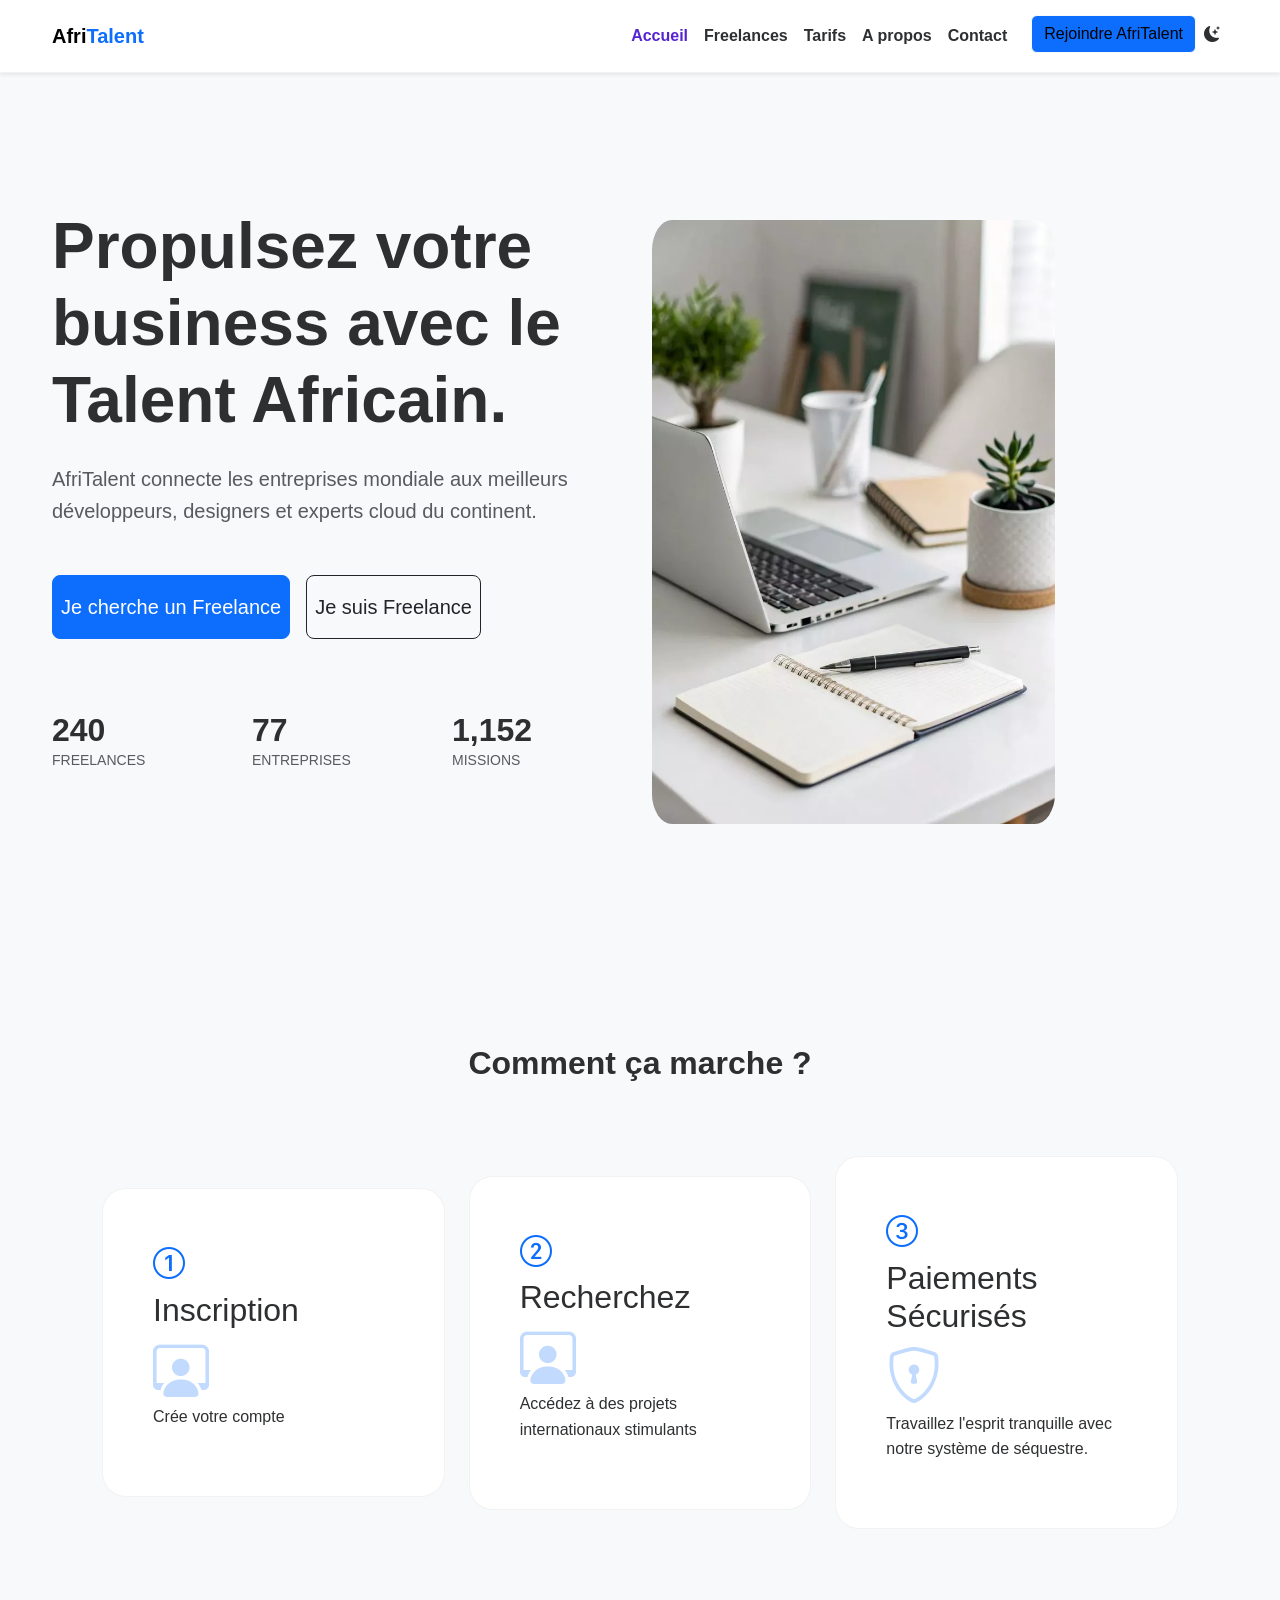
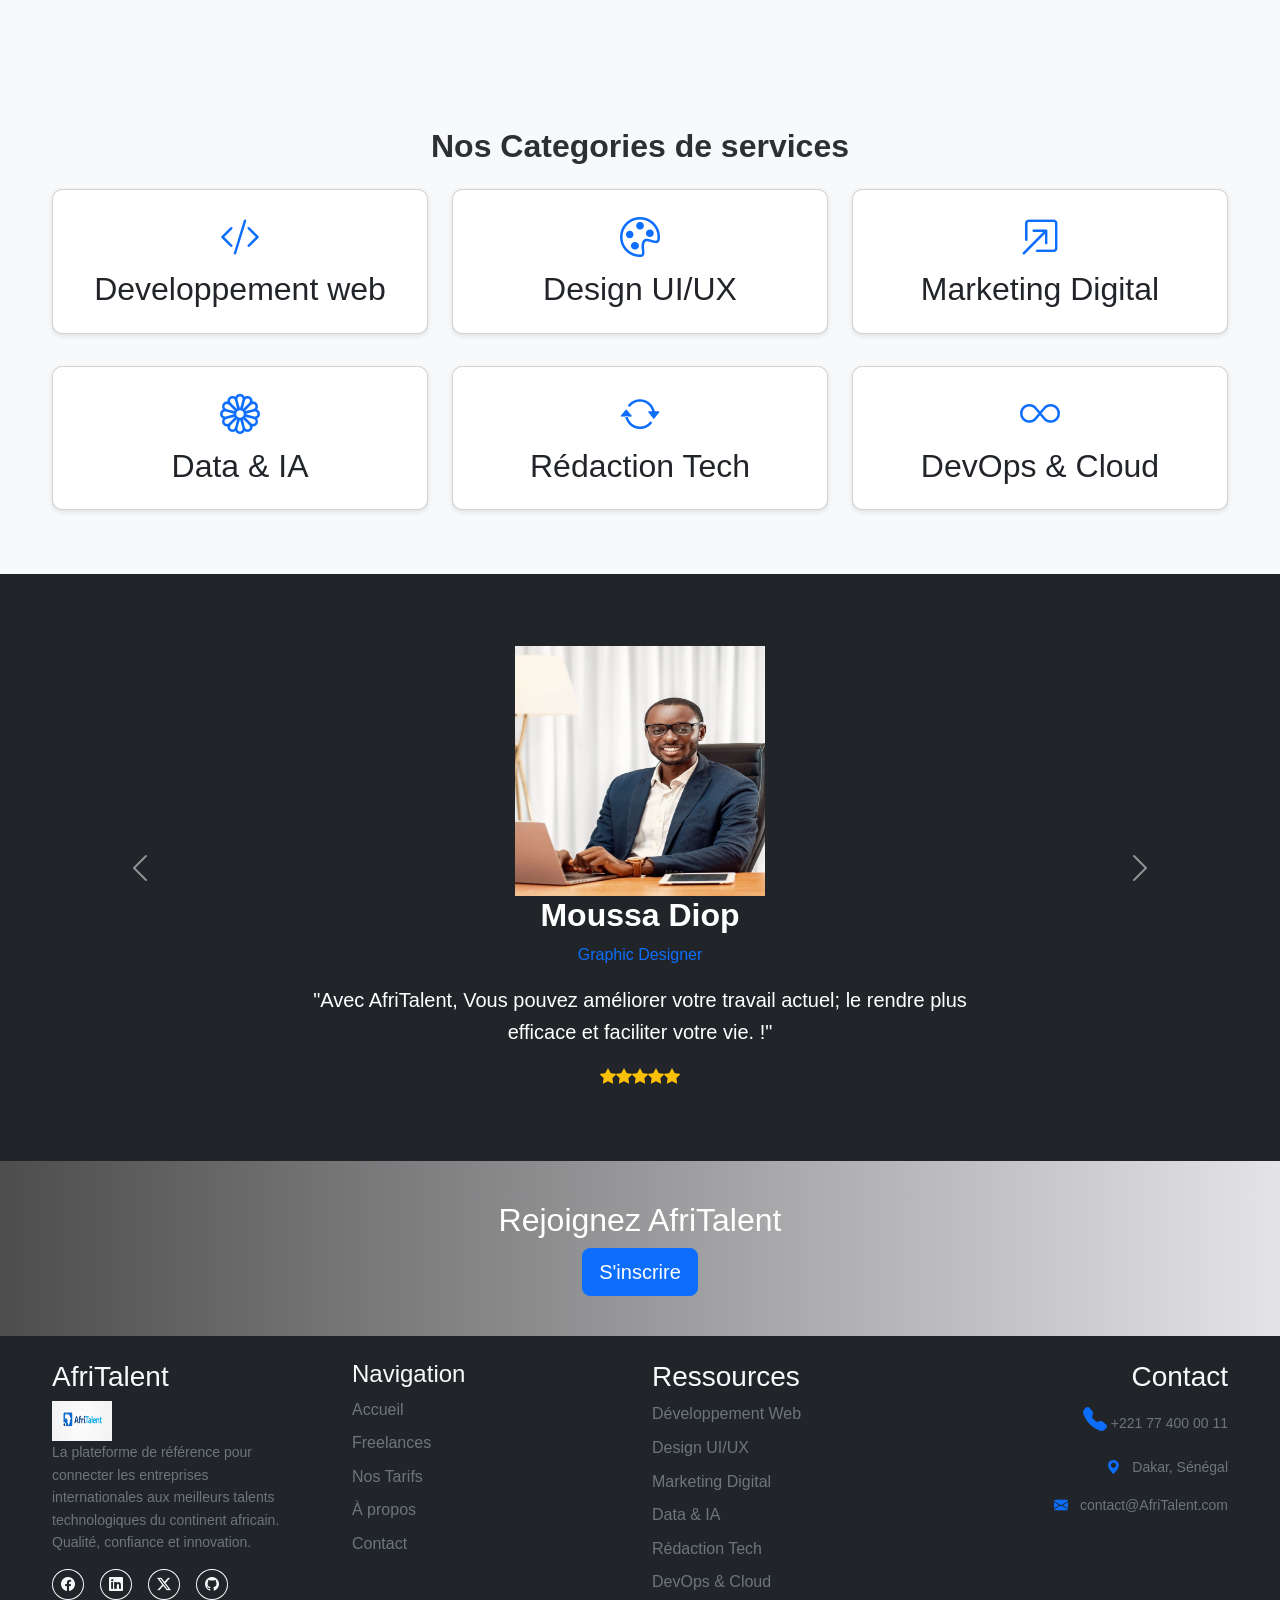
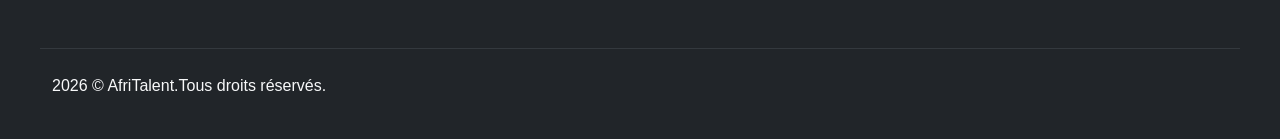
<file: index.html>
<!DOCTYPE html>
<html lang="fr">

<head>
    <meta charset="UTF-8">
    <meta name="viewport" content="width=device-width, initial-scale=1.0">
    <title>AfriTalent — Accueil</title>
    <!-- Bootstrap 5 via CDN : feuille de style -->
    <link href="https://cdn.jsdelivr.net/npm/bootstrap@5.3.0/dist/css/bootstrap.min.css" rel="stylesheet">
    <!-- icons -->
    <link rel="stylesheet" href="https://cdn.jsdelivr.net/npm/bootstrap-icons@1.11.3/font/bootstrap-icons.css">
    <!-- Votre feuille de style personnelle -->
    <link rel="stylesheet" href="css/style.css">
</head>

<body>
    <header>
        <!-- NAVBAR -->
        <nav class="navbar navbar-expand-lg fixed-top   bg-white shadow-sm" id="mainNav">
            <div class="container">
                <a class="navbar-brand fw-bold" href="index.html">Afri<span class="text-primary">Talent</span></a>
                <!-- bouton menu -->
                <button class="navbar-toggler" type="button" data-bs-toggle="collapse" data-bs-target="#navMenu">
                    <i class="bi bi-list"></i>
                </button>
                <div class="collapse navbar-collapse" id="navMenu">
                    <ul class="navbar-nav ms-auto">
                        <li class="nav-item"><a class="nav-link active" href="index.html">Accueil</a></li>
                        <li class="nav-item"><a class="nav-link " href="freelances.html">Freelances</a></li>
                        <li class="nav-item"><a class="nav-link" href="tarifs.html">Tarifs</a></li>
                        <li class="nav-item"><a class="nav-link" href="about.html">A propos</a></li>
                        <li class="nav-item"><a class="nav-link" href="contact.html">Contact</a></li>
                        <li><a href="#" class="btn btn-light ms-3 bg-primary">Rejoindre AfriTalent</a></li>
                        <li><button class="btn btn-link nav-link" id="darkModeToggle"><i
                                    class="bi bi-moon-stars-fill"></i></button></li>
                    </ul>
                    <div>
                    </div>
                </div>
            </div>
        </nav>
    </header>
    <!-- section hero -->
    <section class="hero-section fade-in ">
        <div class="container mt-5">
            <div class="row align-items-center min-vh-100">
                <div class="col-lg-6 ">
                    <h1 class="display-3 fw-bold mb-4">Propulsez votre business avec le Talent Africain.</h1>
                    <p class="lead text-muted mb-5">AfriTalent connecte les entreprises mondiale aux meilleurs
                        développeurs, designers et experts cloud du continent.</p>
                    <div class="d-flex gap-3">
                        <a href="freelances.html" class="btn btn-primary btn-lg px-2 py-3">Je cherche un Freelance</a>
                        <a href="contact.html" class="btn btn-outline-dark btn-lg px-2 py-3">Je suis Freelance</a>
                    </div>
                    <div class="row mt-5 pt-4" id="stats-counter">
                        <div class="col-4">
                            <h2 class="fw-bold mb-0"><span class="counter" data-target="2500">0</span></h2>
                            <p class="small text-muted text-uppercase">Freelances</p>
                        </div>
                        <div class="col-4">
                            <h2 class="fw-bold mb-0"><span class="counter" data-target="800">0</span></h2>
                            <p class="small text-muted text-uppercase">Entreprises</p>
                        </div>
                        <div class="col-4">
                            <h2 class="fw-bold mb-0"><span class="counter" data-target="12000">0</span></h2>
                            <p class="small text-muted text-uppercase">Missions</p>
                        </div>
                    </div>
                </div>
                <div class="col-lg-6 ">
                    <img src="image/accueil.webp" class="img shadow-2xl mt-5 " alt="image d'accueil">
                </div>
            </div>
        </div>
    </section>
    <!-- comment ca marche -->
    <section class="py-5 bg-light fade-in">
        <div class="container py-5">
            <h2 class="text-center mb-4 mt-0 fw-bold">Comment ça marche ?</h2>
            <div class="bento-grid">
                <div class="bento-item item-1 ">
                    <i class="bi bi-1-circle fs-2 text-primary"></i>
                    <h2>Inscription</h2>
                    <i class="bi bi-person-workspace display-4 text-primary opacity-25"></i>
                    <p>Crée votre compte</p>
                </div>
                <div class="bento-item item-2 ">
                    <i class="bi bi-2-circle fs-2 text-primary"></i>
                    <h2>Recherchez</h2>
                    <i class="bi bi-person-workspace display-4 text-primary opacity-25"></i>
                    <p>Accédez à des projets internationaux stimulants</p>
                </div>
                <div class="bento-item item-3 ">
                    <i class="bi bi-3-circle fs-2 text-primary"></i>
                    <h2>Paiements Sécurisés</h2>
                    <i class="bi bi-shield-lock display-4 text-primary opacity-25"></i>
                    <p>Travaillez l'esprit tranquille avec notre système de séquestre.</p>
                </div>
            </div>
        </div>
    </section>
    <!-- Categories -->
    <section class="bg-light py-5 fade-in">
        <div class="container">
            <h2 class="text-center md-4 mt-1 fw-bold"> Nos Categories de services</h2>
            <div class="row text-center">

                <div class="col-md-4 mb-3 mt-3">
                    <div class="card p-3 category-card">
                        <i class="bi bi-code-slash fs-1 text-primary"></i>
                        <h2> Developpement web</h2>
                    </div>
                </div>
                <div class="col-md-4 mb-3 mt-3">
                    <div class="card p-3 category-card">
                        <i class="bi bi-palette fs-1 text-primary"></i>
                        <h2> Design UI/UX</h2>
                    </div>
                </div>
                <div class="col-md-4 mb-3 mt-3">
                    <div class="card p-3 category-card">
                        <i class="bi bi-box-arrow-in-up-right fs-1 text-primary"></i>
                        <h2> Marketing Digital</h2>
                    </div>
                </div>
                <div class="col-md-4 mb-3 mt-3">
                    <div class="card p-3 category-card">
                        <i class="bi bi-flower1 fs-1 text-primary"></i>
                        <h2> Data & IA</h2>
                    </div>
                </div>
                <div class="col-md-4 mb-3 mt-3">
                    <div class="card p-3 category-card">
                        <i class="bi bi-arrow-repeat fs-1 text-primary"></i>
                        <h2> Rédaction Tech</h2>
                    </div>
                </div>
                <div class="col-md-4 mb-3 mt-3">
                    <div class="card p-3 category-card">
                        <i class="bi bi-infinity fs-1 text-primary"></i>
                        <h2> DevOps & Cloud</h2>
                    </div>
                </div>
            </div>
        </div>
    </section>
    <!-- Temoignages -->
    <section class="py-3 bg-dark text-white fade-in">
        <div class="container py-3">
            <div id="testimonialCarousel" class="carousel slide" data-bs-ride="carousel">
                <div class="carousel-inner text-center">
                    <div class="carousel-item active">
                        <img src="image/diop.jpg" height="300" alt="User">
                        <h2 class="fw-bold">Moussa Diop</h2>
                        <p class="text-primary">Graphic Designer</p>
                        <p class="lead italic mx-auto" style="max-width: 700px;">"Avec AfriTalent, Vous pouvez améliorer
                            votre travail actuel; le rendre plus efficace et faciliter votre vie. !"</p>
                        <div class="text-warning"><i class="bi bi-star-fill"></i><i class="bi bi-star-fill"></i><i
                                class="bi bi-star-fill"></i><i class="bi bi-star-fill"></i><i
                                class="bi bi-star-fill"></i></div>
                    </div>
                    <div class="carousel-item">
                        <img src="image/Thiane.jpg" height="300" alt="User">
                        <h2 class="fw-bold">Sado Ndiaye</h2>
                        <p class="text-primary">Redactrice Technique</p>
                        <p class="lead italic mx-auto" style="max-width: 700px;">"AfriTalent m'a permis de trouver des
                            Missions passionnantes en redaction de documentation d'API.C'est la plateforme ideal pour
                            valoriser ses capacites"</p>
                        <div class="text-warning"><i class="bi bi-star-fill"></i><i class="bi bi-star-fill"></i><i
                                class="bi bi-star-fill"></i><i class="bi bi-star-fill"></i><i
                                class="bi bi-star-fill"></i></div>
                    </div>

                    <div class="carousel-item">
                        <img src="image/as.jpg" height="300" width="300" alt="User">
                        <h2 class="fw-bold">Moustapha Dieng</h2>
                        <p class="text-primary">UI/UX Designer Freelance</p>
                        <p class="lead italic mx-auto" style="max-width: 700px;">"J’ai perdu pas mal de temps avant
                            d’apprendre à connaître AfriTalent. Quiconque venait me voir, je le dirigeais
                            directement
                            vers AfriTalent ; Commence par là."</p>
                        <div class="text-warning"><i class="bi bi-star-fill"></i><i class="bi bi-star-fill"></i><i
                                class="bi bi-star-fill"></i><i class="bi bi-star-fill"></i><i
                                class="bi bi-star-fill"></i>
                        </div>
                    </div>
                </div>
                <!-- bouton -->
                <button class="carousel-control-prev" type="button" data-bs-target="#testimonialCarousel"
                    data-bs-slide="prev">
                    <span class="carousel-control-prev-icon "></span>
                </button>
                <button class="carousel-control-next" type="button" data-bs-target="#testimonialCarousel"
                    data-bs-slide="next">
                    <span class="carousel-control-next-icon "></span>
                </button>
            </div>
        </div>
    </section>
    <!-- section cta -->
    <section class="CTA  align-items-center ">
        <h2 class="text-center">Rejoignez AfriTalent</h2>
        <a href="contact.html" class="btn btn-primary btn-lg ">S'inscrire</a>
    </section>
    <!-- footer -->
    <footer class="bg-dark text-light py-4">
        <div class="container">
            <div class="row">
                <div class="col col-lg-3">
                    <h3>AfriTalent</h3>
                    <img src="image/logo.jpeg" alt="" width="60" height="40">
                    <p class="text-secondary small pe-lg-5">
                        La plateforme de référence pour connecter les entreprises internationales aux meilleurs talents
                        technologiques du continent africain. Qualité, confiance et innovation.
                    </p>
                    <div class="d-flex gap-3 mt-3 mb-4">
                        <a href="#" class="btn btn-outline-light btn-sm rounded-circle"><i
                                class="bi bi-facebook"></i></a>
                        <a href="#" class="btn btn-outline-light btn-sm rounded-circle"><i
                                class="bi bi-linkedin"></i></a>
                        <a href="#" class="btn btn-outline-light btn-sm rounded-circle"><i
                                class="bi bi-twitter-x"></i></a>
                        <a href="#" class="btn btn-outline-light btn-sm rounded-circle"><i class="bi bi-github"></i></a>
                    </div>
                </div>
                <div class="col">
                    <h4>Navigation</h4>
                    <ul class="list-unstyled footer-links">
                        <li class="mb-2"><a href="index.html" class="text-secondary text-decoration-none">Accueil</a>
                        </li>
                        <li class="mb-2"><a href="freelances.html"
                                class="text-secondary text-decoration-none">Freelances</a></li>
                        <li class="mb-2"><a href="tarifs.html" class="text-secondary text-decoration-none">Nos
                                Tarifs</a></li>
                        <li class="mb-2"><a href="about.html" class="text-secondary text-decoration-none">À propos</a>
                        </li>
                        <li class="mb-2"><a href="contact.html" class="text-secondary text-decoration-none">Contact</a>
                        </li>
                    </ul>

                </div>
                <div class="col">
                    <h3>Ressources</h3>
                    <ul class="list-unstyled footer-links">
                        <li class="mb-2"><a href="#" class="text-secondary text-decoration-none">Développement Web</a>
                        </li>
                        <li class="mb-2"><a href="#" class="text-secondary text-decoration-none">Design UI/UX</a></li>
                        <li class="mb-2"><a href="#" class="text-secondary text-decoration-none">Marketing Digital</a>
                        </li>
                        <li class="mb-2"><a href="#" class="text-secondary text-decoration-none">Data & IA</a></li>
                        <li class="mb-2"><a href="#" class="text-secondary text-decoration-none">Rédaction Tech</a></li>
                        <li class="mb-2"><a href="#" class="text-secondary text-decoration-none">DevOps & Cloud</a></li>
                    </ul>
                </div>
                <div class="col col-lg-3 text-lg-end">
                    <h3>Contact</h3>
                    <p class="text-secondary small"><i class="bi bi-telephone-fill text-primary fs-4"></i> +221 77 400
                        00 11</p>
                    <p class="text-secondary small "><i class="bi bi-geo-alt-fill text-primary me-2"></i> Dakar, Sénégal
                    </p>
                    <p class="text-secondary small "><i class="bi bi-envelope-fill text-primary me-2"></i>
                        contact@AfriTalent.com
                    </p>
                </div>
                <hr class="my-4 border-secondary">
                <div>
                    <p>2026 &copy; AfriTalent.Tous droits réservés.</p>
                </div>
            </div>
            <!-- bouton de scrolle -->
        </div>
        <button id="backToTop" class="btn btn-primary rounded-circle shadow">
            <i class="bi bi-arrow-up"></i>
        </button>
    </footer>

    <!-- Le contenu de la page sera ajoute ici  -->
    <!-- Bootstrap 5 via CDN : script JavaScript -->
    <script src="https://cdn.jsdelivr.net/npm/bootstrap@5.3.0/dist/js/bootstrap.bundle.min.js"></script>
    <!-- Votre script JavaScript -->
    <script src="js/main.js"></script>
</body>

</html>
</file>
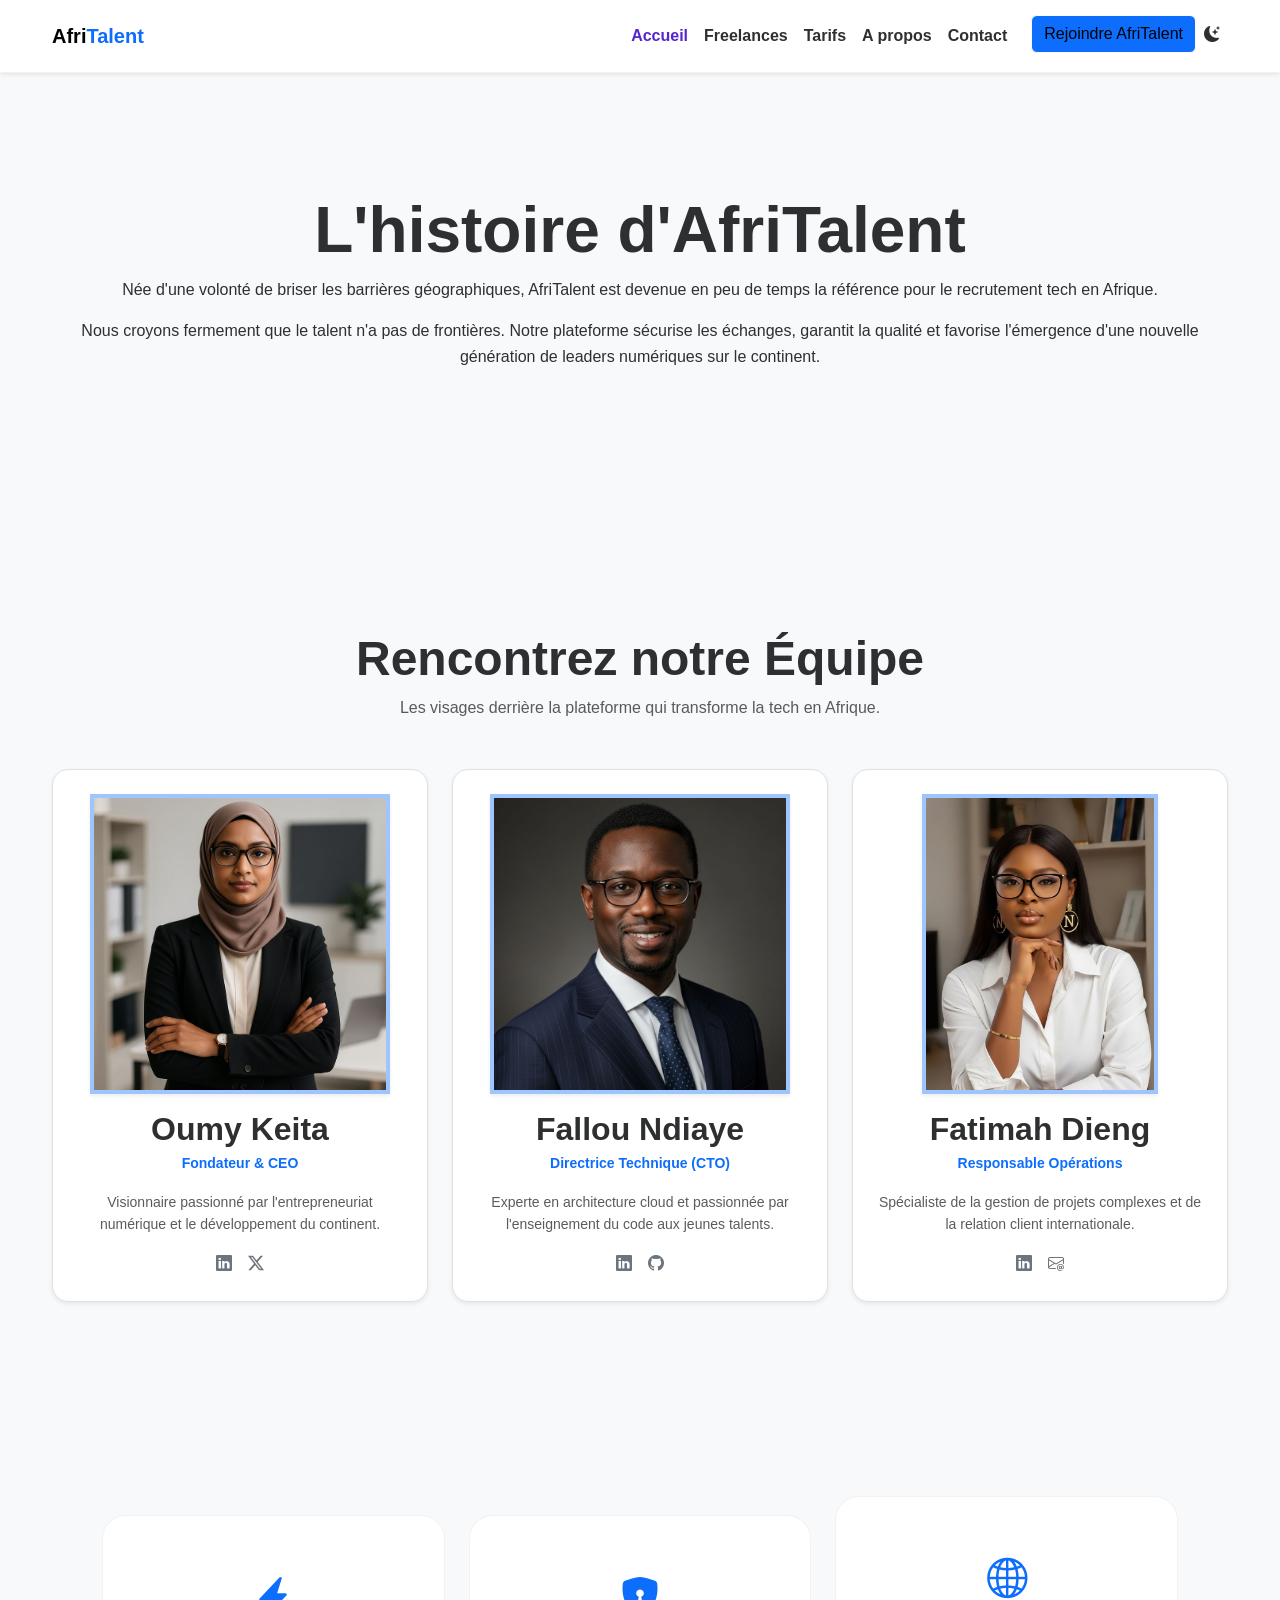
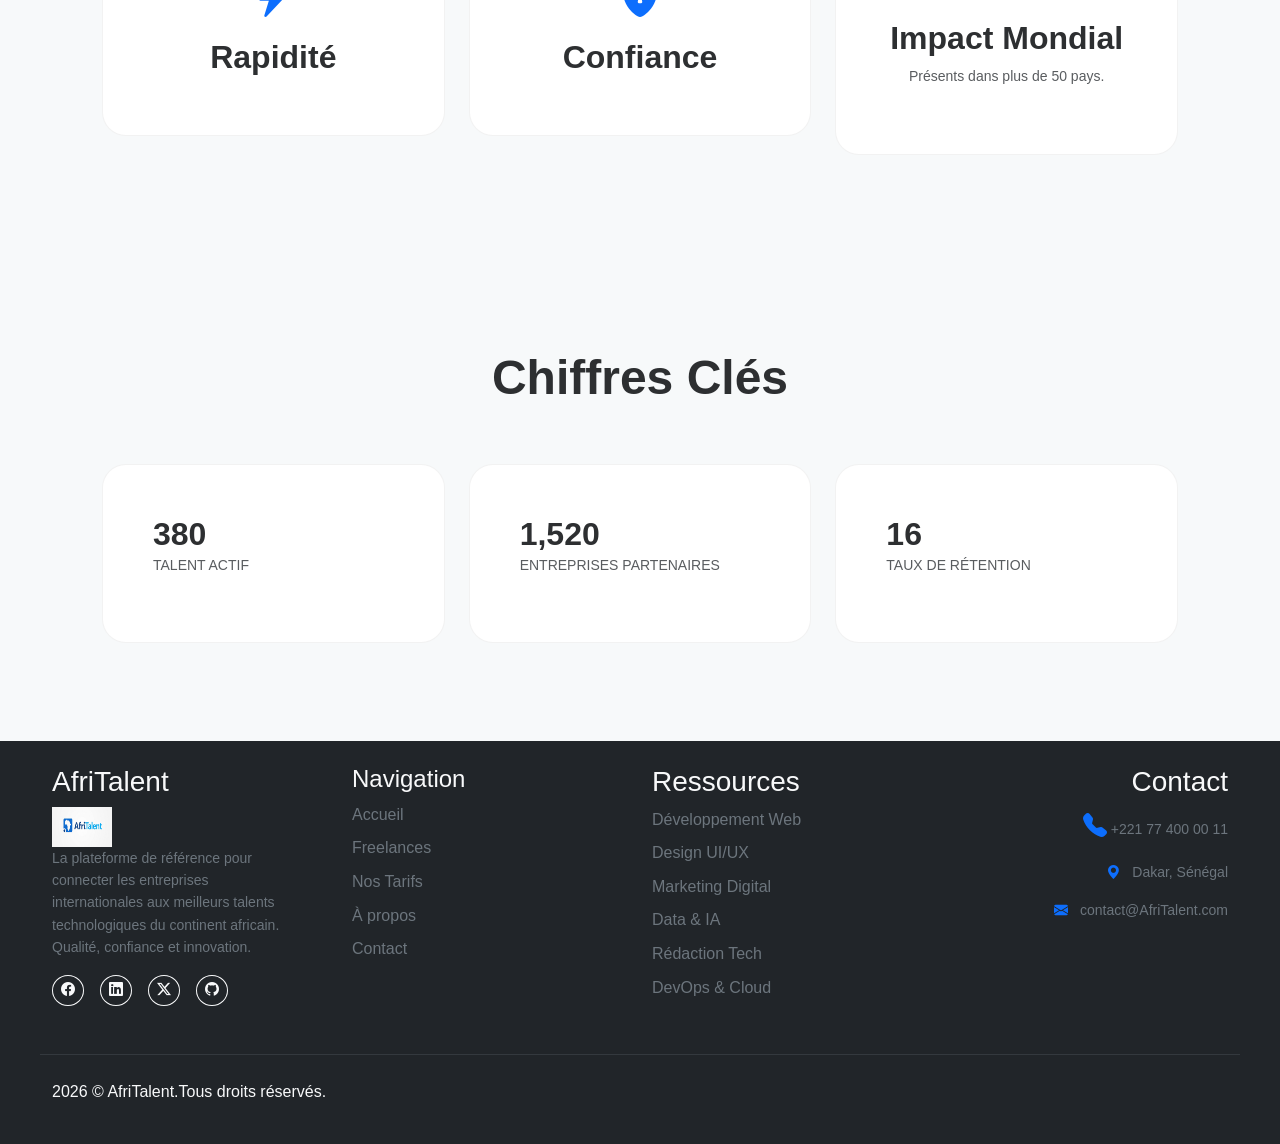
<file: about.html>
<!DOCTYPE html>
<html lang="fr">

<head>
    <meta charset="UTF-8">
    <meta name="viewport" content="width=device-width, initial-scale=1.0">
    <title>A Propos-AfriTalent</title>
    <!-- Bootstrap 5 via CDN : feuille de style -->
    <link href="https://cdn.jsdelivr.net/npm/bootstrap@5.3.0/dist/css/bootstrap.min.css" rel="stylesheet">
    <link rel="stylesheet" href="https://cdn.jsdelivr.net/npm/bootstrap-icons@1.11.3/font/bootstrap-icons.css">
    <link rel="stylesheet" href="css/style.css">
</head>

<body>
    <!-- NAVBAR -->
    <nav class="navbar navbar-expand-lg fixed-top   bg-white shadow-sm" id="mainNav">
        <div class="container">
            <a class="navbar-brand fw-bold" href="index.html">Afri<span class="text-primary">Talent</span></a>
            <!-- bouton menu -->
            <button class="navbar-toggler" type="button" data-bs-toggle="collapse" data-bs-target="#navMenu">
                <i class="bi bi-list"></i>
            </button>
            <div class="collapse navbar-collapse" id="navMenu">
                <ul class="navbar-nav ms-auto">
                    <li class="nav-item"><a class="nav-link active" href="index.html">Accueil</a></li>
                    <li class="nav-item"><a class="nav-link " href="freelances.html">Freelances</a></li>
                    <li class="nav-item"><a class="nav-link" href="tarifs.html">Tarifs</a></li>
                    <li class="nav-item"><a class="nav-link" href="about.html">A propos</a></li>
                    <li class="nav-item"><a class="nav-link" href="contact.html">Contact</a></li>
                    <li><a href="#" class="btn btn-light ms-3 bg-primary">Rejoindre AfriTalent</a></li>
                    <li><button class="btn btn-link nav-link" id="darkModeToggle">
                            <i class="bi bi-moon-stars-fill"></i>
                        </button>
                    </li>
                </ul>
                <div>
                </div>
            </div>
        </div>
    </nav>
    <!-- section notre histoire -->
    <section class="container py-5 fade-in ">
        <header class="bg-light py-5 mt-5 mb-1">
            <div class="container py-5 text-center ">
                <h1 class="display-3 fw-bold">L'histoire d'AfriTalent</h1>
                <p>Née d'une volonté de briser les barrières géographiques, AfriTalent est devenue en peu de temps la
                    référence pour le recrutement tech en Afrique.</p>
                <p>Nous croyons fermement que le talent n'a pas de frontières. Notre plateforme sécurise les échanges,
                    garantit la qualité et favorise l'émergence d'une nouvelle génération de leaders numériques sur le
                    continent.</p>
            </div>
        </header>
    </section>
    <!-- l'equipe -->
    <section class="container py-5 fade-in ">
        <div class="py-5">
            <div class="text-center mb-5">
                <h2 class="fw-bold display-5">Rencontrez notre Équipe</h2>
                <p class="text-muted">Les visages derrière la plateforme qui transforme la tech en Afrique.</p>
            </div>
            <div class="row g-4">
                <div class="col-md-4 text-center fade-in">
                    <div class="team-card p-4 rounded-4 bg-white shadow-sm border h-100">
                        <img src="image/oumy.jpg" height="300"
                            class=" mb-3 border border-4 border-primary-subtle shadow-sm" alt="CEO">
                        <h2 class="fw-bold mb-1">Oumy Keita</h2>
                        <p class="text-primary fw-bold small mb-3">Fondateur & CEO</p>
                        <p class="text-muted small">Visionnaire passionné par l'entrepreneuriat numérique et le
                            développement du continent.</p>
                        <div class="d-flex justify-content-center gap-3">
                            <a href="#" class="text-secondary"><i class="bi bi-linkedin"></i></a>
                            <a href="#" class="text-secondary"><i class="bi bi-twitter-x"></i></a>
                        </div>
                    </div>
                </div>
                <div class="col-md-4 text-center fade-in">
                    <div class="team-card p-4 rounded-4 bg-white shadow-sm border h-100">
                        <img src="image/fallou.jpg" height="300"
                            class=" mb-3 border border-4 border-primary-subtle shadow-sm" alt="CTO">
                        <h2 class="fw-bold mb-1">Fallou Ndiaye</h2>
                        <p class="text-primary fw-bold small mb-3">Directrice Technique (CTO)</p>
                        <p class="text-muted small">Experte en architecture cloud et passionnée par l'enseignement du
                            code aux jeunes talents.</p>
                        <div class="d-flex justify-content-center gap-3">
                            <a href="#" class="text-secondary"><i class="bi bi-linkedin"></i></a>
                            <a href="#" class="text-secondary"><i class="bi bi-github"></i></a>
                        </div>
                    </div>
                </div>
                <div class="col-md-4 text-center fade-in">
                    <div class="team-card p-4 rounded-4 bg-white shadow-sm border h-100">
                        <img src="image/fatimah.jpg" height="300"
                            class=" mb-3 border border-4 border-primary-subtle shadow-sm" alt="COO">
                        <h2 class="fw-bold mb-1">Fatimah Dieng</h2>
                        <p class="text-primary fw-bold small mb-3">Responsable Opérations</p>
                        <p class="text-muted small">Spécialiste de la gestion de projets complexes et de la relation
                            client internationale.</p>
                        <div class="d-flex justify-content-center gap-3">
                            <a href="#" class="text-secondary"><i class="bi bi-linkedin"></i></a>
                            <a href="#" class="text-secondary"><i class="bi bi-envelope-at"></i></a>
                        </div>
                    </div>
                </div>
            </div>
        </div>

    </section>
    <!-- nos valeurs -->
    <section class="container py-5 fade-in">
        <div class="row align-items-center g-5 mb-5">
            <div class="col-lg-12 ">
                <div class="bento-grid">
                    <div class="bento-item item-3 text-center">
                        <i class="bi bi-lightning-charge-fill fs-1 text-primary"></i>
                        <h2 class="fw-bold mt-2">Rapidité</h2>
                    </div>
                    <div class="bento-item text-center">
                        <i class="bi bi-shield-lock-fill fs-1 text-primary"></i>
                        <h2 class="fw-bold mt-2">Confiance</h2>
                    </div>
                    <div class="bento-item item-1 text-center">
                        <i class="bi bi-globe2 fs-1 text-primary"></i>
                        <h2 class="fw-bold mt-2">Impact Mondial</h2>
                        <p class="small text-muted">Présents dans plus de 50 pays.</p>
                    </div>
                </div>
            </div>
        </div>
    </section>
    <!-- chiffres cles -->
    <section class="container my-5 fade-in">
        <h2 class="fw-bold display-5 text-center ">Chiffres Clés</h2>
        <div class="bento-grid">
            <div class="bento-item large">
                <h2 class="fw-bold mb-0"><span class="counter" data-target="2500">0</span></h2>
                <p class="small text-muted text-uppercase">Talent Actif</p>
            </div>
            <div class="bento-item">
                <h2 class="fw-bold mb-0"><span class="counter" data-target="10000">0</span></h2>
                <p class="small text-muted text-uppercase">Entreprises partenaires</p>
            </div>
            <div class="bento-item">
                <h2 class="fw-bold mb-0"><span class="counter" data-target="99">0</span></h2>
                <p class="small text-muted text-uppercase">Taux de rétention</p>
            </div>
        </div>
    </section>
    <!-- footer -->
    <footer class="bg-dark text-light py-4">
        <div class="container">
            <div class="row">
                <div class="col col-lg-3">
                    <h3>AfriTalent</h3>
                    <img src="image/logo.jpeg" alt="" width="60" height="40">
                    <p class="text-secondary small pe-lg-5">
                        La plateforme de référence pour connecter les entreprises internationales aux meilleurs talents
                        technologiques du continent africain. Qualité, confiance et innovation.
                    </p>
                    <div class="d-flex gap-3 mt-3 mb-4">
                        <a href="#" class="btn btn-outline-light btn-sm rounded-circle"><i
                                class="bi bi-facebook"></i></a>
                        <a href="#" class="btn btn-outline-light btn-sm rounded-circle"><i
                                class="bi bi-linkedin"></i></a>
                        <a href="#" class="btn btn-outline-light btn-sm rounded-circle"><i
                                class="bi bi-twitter-x"></i></a>
                        <a href="#" class="btn btn-outline-light btn-sm rounded-circle"><i class="bi bi-github"></i></a>
                    </div>
                </div>
                <div class="col">
                    <h4>Navigation</h4>
                    <ul class="list-unstyled footer-links">
                        <li class="mb-2"><a href="index.html" class="text-secondary text-decoration-none">Accueil</a>
                        </li>
                        <li class="mb-2"><a href="freelances.html"
                                class="text-secondary text-decoration-none">Freelances</a></li>
                        <li class="mb-2"><a href="tarifs.html" class="text-secondary text-decoration-none">Nos
                                Tarifs</a></li>
                        <li class="mb-2"><a href="about.html" class="text-secondary text-decoration-none">À propos</a>
                        </li>
                        <li class="mb-2"><a href="contact.html" class="text-secondary text-decoration-none">Contact</a>
                        </li>
                    </ul>

                </div>
                <div class="col">
                    <h3>Ressources</h3>
                    <ul class="list-unstyled footer-links">
                        <li class="mb-2"><a href="#" class="text-secondary text-decoration-none">Développement Web</a>
                        </li>
                        <li class="mb-2"><a href="#" class="text-secondary text-decoration-none">Design UI/UX</a></li>
                        <li class="mb-2"><a href="#" class="text-secondary text-decoration-none">Marketing Digital</a>
                        </li>
                        <li class="mb-2"><a href="#" class="text-secondary text-decoration-none">Data & IA</a></li>
                        <li class="mb-2"><a href="#" class="text-secondary text-decoration-none">Rédaction Tech</a></li>
                        <li class="mb-2"><a href="#" class="text-secondary text-decoration-none">DevOps & Cloud</a></li>
                    </ul>
                </div>
                <div class="col col-lg-3 text-lg-end">
                    <h3>Contact</h3>
                    <p class="text-secondary small"><i class="bi bi-telephone-fill text-primary fs-4"></i> +221 77 400
                        00 11</p>
                    <p class="text-secondary small "><i class="bi bi-geo-alt-fill text-primary me-2"></i> Dakar, Sénégal
                    </p>
                    <p class="text-secondary small "><i class="bi bi-envelope-fill text-primary me-2"></i>
                        contact@AfriTalent.com
                    </p>
                </div>
                <hr class="my-4 border-secondary">
                <div>
                    <p>2026 &copy; AfriTalent.Tous droits réservés.</p>
                </div>
            </div>
        </div>
        <!-- bouton scrolle -->
        <button id="backToTop" class="btn btn-primary rounded-circle shadow">
            <i class="bi bi-arrow-up"></i>
        </button>
    </footer>
    <script src="https://cdn.jsdelivr.net/npm/bootstrap@5.3.0/dist/js/bootstrap.bundle.min.js"></script>
    <!-- Votre script JavaScript -->
    <script src="js/main.js"></script>
</body>

</html>
</file>
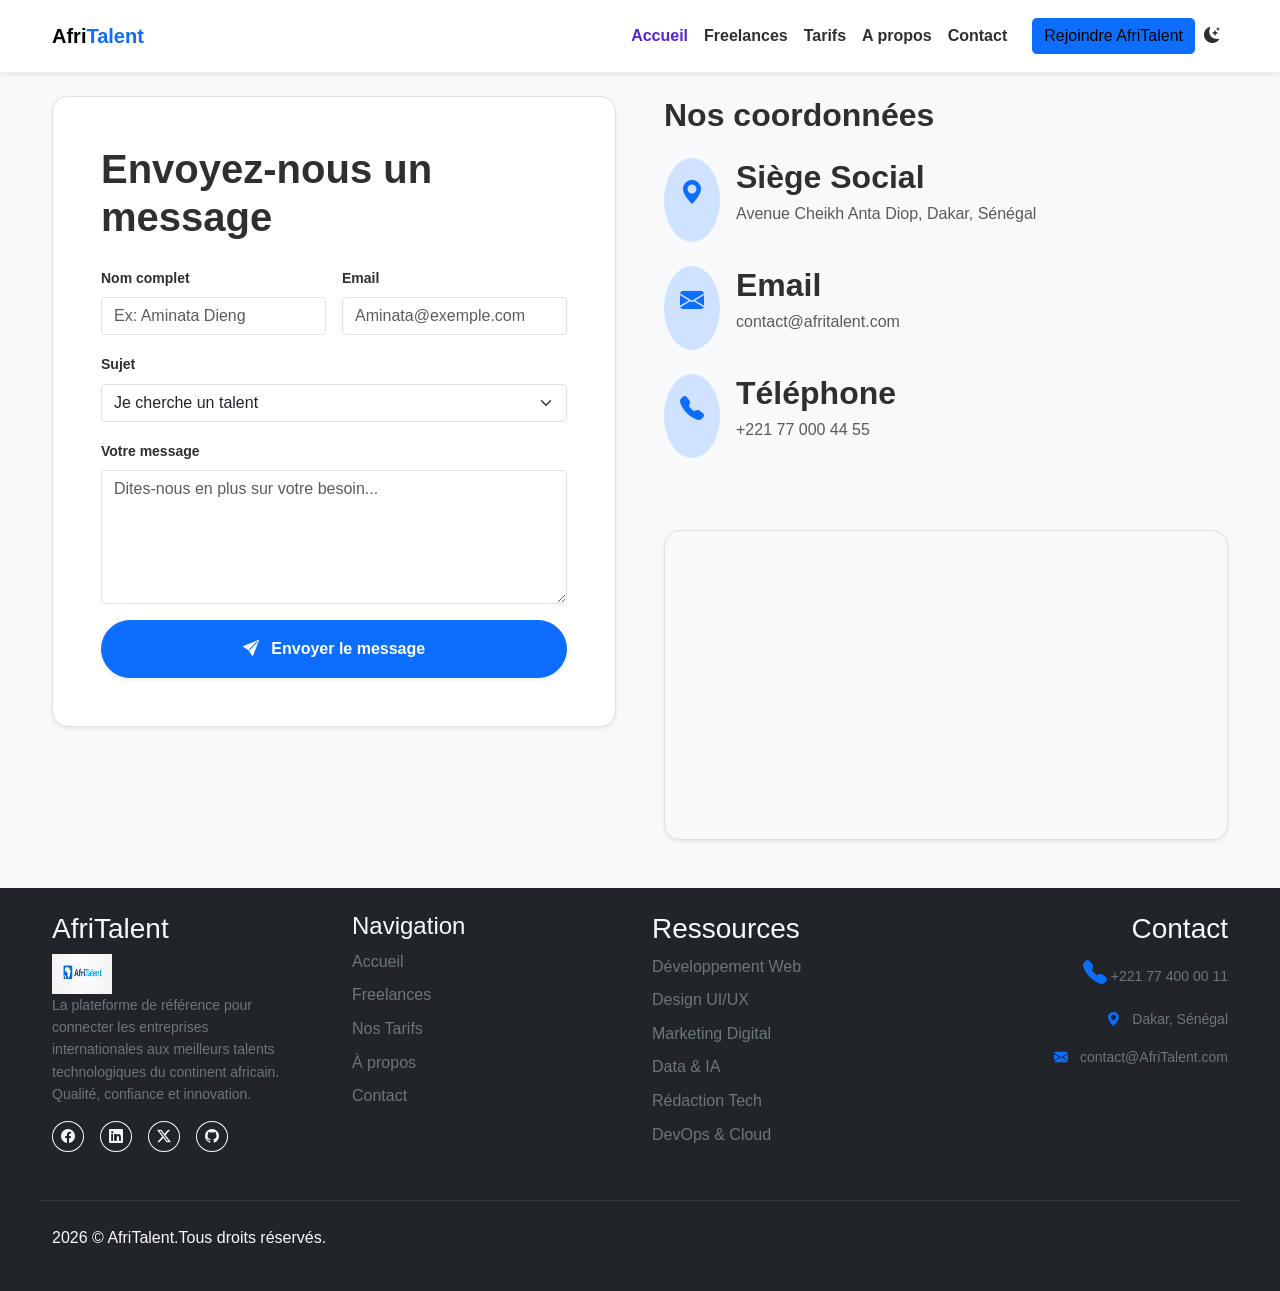
<file: contact.html>
<!DOCTYPE html>
<html lang="en">

<head>
    <meta charset="UTF-8">
    <meta name="viewport" content="width=device-width, initial-scale=1.0">
    <title>Contact-AfriTalent</title>
    <link href="https://cdn.jsdelivr.net/npm/bootstrap@5.3.0/dist/css/bootstrap.min.css" rel="stylesheet">
    <!-- icons -->
    <link rel="stylesheet" href="https://cdn.jsdelivr.net/npm/bootstrap-icons@1.11.3/font/bootstrap-icons.css">
    <link rel="stylesheet" href="css/style.css">
</head>

<body>
    <!-- NAVBAR -->
    <nav class="navbar navbar-expand-lg fixed-top   bg-white shadow-sm" id="mainNav">
        <div class="container">
            <a class="navbar-brand fw-bold" href="index.html">Afri<span class="text-primary">Talent</span></a>
            <!-- bouton menu -->
            <button class="navbar-toggler" type="button" data-bs-toggle="collapse" data-bs-target="#navMenu">
                <i class="bi bi-list"></i>
            </button>
            <div class="collapse navbar-collapse" id="navMenu">
                <ul class="navbar-nav ms-auto align-items-lg-center">
                    <li class="nav-item"><a class="nav-link active" href="index.html">Accueil</a></li>
                    <li class="nav-item"><a class="nav-link" href="freelances.html">Freelances</a></li>
                    <li class="nav-item"><a class="nav-link" href="tarifs.html">Tarifs</a></li>
                    <li class="nav-item"><a class="nav-link" href="about.html">A propos</a></li>
                    <li class="nav-item"><a class="nav-link" href="contact.html">Contact</a></li>
                    <li><a href="#" class="btn btn-light ms-3 bg-primary">Rejoindre AfriTalent</a></li>
                    <li><button class="btn btn-link nav-link" id="darkModeToggle">
                            <i class="bi bi-moon-stars-fill"></i>
                        </button>
                    </li>
                </ul>
                <div>
                </div>
            </div>
        </div>
    </nav>
    <!-- contact -->
    <section class="container py-5 mt-5">
        <div class="row g-5">
            <div class="col-lg-6 reveal">
                <div class="p-4 p-md-5 bg-white rounded-4 shadow-sm border">
                    <h1 class="fw-bold mb-4 ">Envoyez-nous un message</h1>
                    <!-- formulaire de contact -->
                    <form id="contactform" novalidate>
                        <div class="row g-3">
                            <div class="col-md-6">
                                <label class="form-label small fw-bold">Nom complet</label>
                                <input type="text" class="form-control rounded-1 shadow-none" id="name"
                                    placeholder="Ex: Aminata Dieng" required>
                                <div class="invalid-feedback">Veuillez entrer au moins 3 caractère.</div>
                            </div>
                            <div class="col-md-6">
                                <label class="form-label small fw-bold">Email</label>
                                <input type="email" class="form-control rounded-1 shadow-none" id="email"
                                    placeholder="Aminata@exemple.com" required>
                                <div class="invalid-feedback">Veuillez entrer un email valide.</div>
                            </div>
                            <div class="col-12">
                                <label class="form-label small fw-bold">Sujet</label>
                                <select class="form-select rounded-1 shadow-none">
                                    <option selected>Je cherche un talent</option>
                                    <option>Je suis un freelance</option>
                                    <option>Partenariat business</option>
                                    <option>Autre</option>
                                </select>
                            </div>
                            <div class="col-12">
                                <label class="form-label small fw-bold">Votre message</label>
                                <textarea class="form-control rounded-1 shadow-none" id="message" rows="5"
                                    placeholder="Dites-nous en plus sur votre besoin..." required></textarea>
                                <div class="invalid-feedback">Votre message doit contenir au moins 20 caractères.</div>
                            </div>
                            <div class="col-12">
                                <button type="submit" class="btn btn-primary w-100 py-3 rounded-pill fw-bold shadow-sm">
                                    <i class="bi bi-send-fill me-2"></i> Envoyer le message
                                </button>
                            </div>
                        </div>
                    </form>
                    <div id="formSuccess" class="alert alert-success d-none"> Votre message a été envoyé avec succès !
                    </div>
                </div>
            </div>
            <!-- nos informations -->
            <div class="col-lg-6 reveal">
                <div class="h-100 d-flex flex-column">
                    <div class="mb-5">
                        <h2 class="fw-bold mb-4">Nos coordonnées</h2>
                        <div class="d-flex mb-4">
                            <div class="bg-primary-subtle p-3 rounded-circle me-3">
                                <i class="bi bi-geo-alt-fill text-primary fs-4"></i>
                            </div>
                            <div>
                                <h2 class="fw-bold mb-1">Siège Social</h2>
                                <p class="text-muted">Avenue Cheikh Anta Diop, Dakar, Sénégal</p>
                            </div>
                        </div>
                        <div class="d-flex mb-4">
                            <div class="bg-primary-subtle p-3 rounded-circle me-3">
                                <i class="bi bi-envelope-fill text-primary fs-4"></i>
                            </div>
                            <div>
                                <h2 class="fw-bold mb-1">Email</h2>
                                <p class="text-muted">contact@afritalent.com</p>
                            </div>
                        </div>
                        <div class="d-flex mb-4">
                            <div class="bg-primary-subtle p-3 rounded-circle me-3">
                                <i class="bi bi-telephone-fill text-primary fs-4"></i>
                            </div>
                            <div>
                                <h2 class="fw-bold mb-1">Téléphone</h2>
                                <p class="text-muted">+221 77 000 44 55</p>
                            </div>
                        </div>
                    </div>
                    <!-- carte google maps -->
                    <div class="flex-grow-1 rounded-4 overflow-hidden shadow-sm border" style="min-height: 300px;">
                        <iframe
                            src="https://www.google.com/maps/embed?pb=!1m18!1m12!1m3!1d3859.221584282361!2d-17.4674681!3d14.6934076!2m3!1f0!2f0!3f0!3m2!1i1024!2i768!4f13.1!3m3!1m2!1s0xec172535f29d5b3%3A0xc665809786438676!2sDakar!5e0!3m2!1sfr!2ssn!4v1620000000000!5m2!1sfr!2ssn"
                            width="600" height="300" style="border:0;" allowfullscreen="" loading="lazy">
                        </iframe>
                    </div>
                </div>
            </div>
        </div>
    </section>
    <!-- footer -->
    <footer class="bg-dark text-light py-4">
        <div class="container">
            <div class="row">
                <div class="col col-lg-3">
                    <h3>AfriTalent</h3>
                    <img src="image/logo.jpeg" alt="" width="60" height="40">
                    <p class="text-secondary small pe-lg-5">
                        La plateforme de référence pour connecter les entreprises internationales aux meilleurs talents
                        technologiques du continent africain. Qualité, confiance et innovation.
                    </p>
                    <div class="d-flex gap-3 mt-3 mb-4">
                        <a href="#" class="btn btn-outline-light btn-sm rounded-circle"><i
                                class="bi bi-facebook"></i></a>
                        <a href="#" class="btn btn-outline-light btn-sm rounded-circle"><i
                                class="bi bi-linkedin"></i></a>
                        <a href="#" class="btn btn-outline-light btn-sm rounded-circle"><i
                                class="bi bi-twitter-x"></i></a>
                        <a href="#" class="btn btn-outline-light btn-sm rounded-circle"><i class="bi bi-github"></i></a>
                    </div>
                </div>
                <div class="col">
                    <h4>Navigation</h4>
                    <ul class="list-unstyled footer-links">
                        <li class="mb-2"><a href="index.html" class="text-secondary text-decoration-none">Accueil</a>
                        </li>
                        <li class="mb-2"><a href="freelances.html"
                                class="text-secondary text-decoration-none">Freelances</a></li>
                        <li class="mb-2"><a href="tarifs.html" class="text-secondary text-decoration-none">Nos
                                Tarifs</a></li>
                        <li class="mb-2"><a href="about.html" class="text-secondary text-decoration-none">À propos</a>
                        </li>
                        <li class="mb-2"><a href="contact.html" class="text-secondary text-decoration-none">Contact</a>
                        </li>
                    </ul>

                </div>
                <div class="col">
                    <h3>Ressources</h3>
                    <ul class="list-unstyled footer-links">
                        <li class="mb-2"><a href="#" class="text-secondary text-decoration-none">Développement Web</a>
                        </li>
                        <li class="mb-2"><a href="#" class="text-secondary text-decoration-none">Design UI/UX</a></li>
                        <li class="mb-2"><a href="#" class="text-secondary text-decoration-none">Marketing Digital</a>
                        </li>
                        <li class="mb-2"><a href="#" class="text-secondary text-decoration-none">Data & IA</a></li>
                        <li class="mb-2"><a href="#" class="text-secondary text-decoration-none">Rédaction Tech</a></li>
                        <li class="mb-2"><a href="#" class="text-secondary text-decoration-none">DevOps & Cloud</a></li>
                    </ul>
                </div>
                <div class="col col-lg-3 text-lg-end">
                    <h3>Contact</h3>
                    <p class="text-secondary small"><i class="bi bi-telephone-fill text-primary fs-4"></i> +221 77 400
                        00 11</p>
                    <p class="text-secondary small "><i class="bi bi-geo-alt-fill text-primary me-2"></i> Dakar, Sénégal
                    </p>
                    <p class="text-secondary small "><i class="bi bi-envelope-fill text-primary me-2"></i>
                        contact@AfriTalent.com
                    </p>
                </div>
                <hr class="my-4 border-secondary">
                <div>
                    <p>2026 &copy; AfriTalent.Tous droits réservés.</p>
                </div>
            </div>
            <!-- bouton de scrolle -->
        </div>
        <button id="backToTop" class="btn btn-primary rounded-circle shadow">
            <i class="bi bi-arrow-up"></i>
        </button>
    </footer>


    <script src="https://cdn.jsdelivr.net/npm/bootstrap@5.3.0/dist/js/bootstrap.bundle.min.js"></script>
    <!-- Votre script JavaScript -->
    <script src="js/main.js" defer></script>
</body>

</html>
</file>
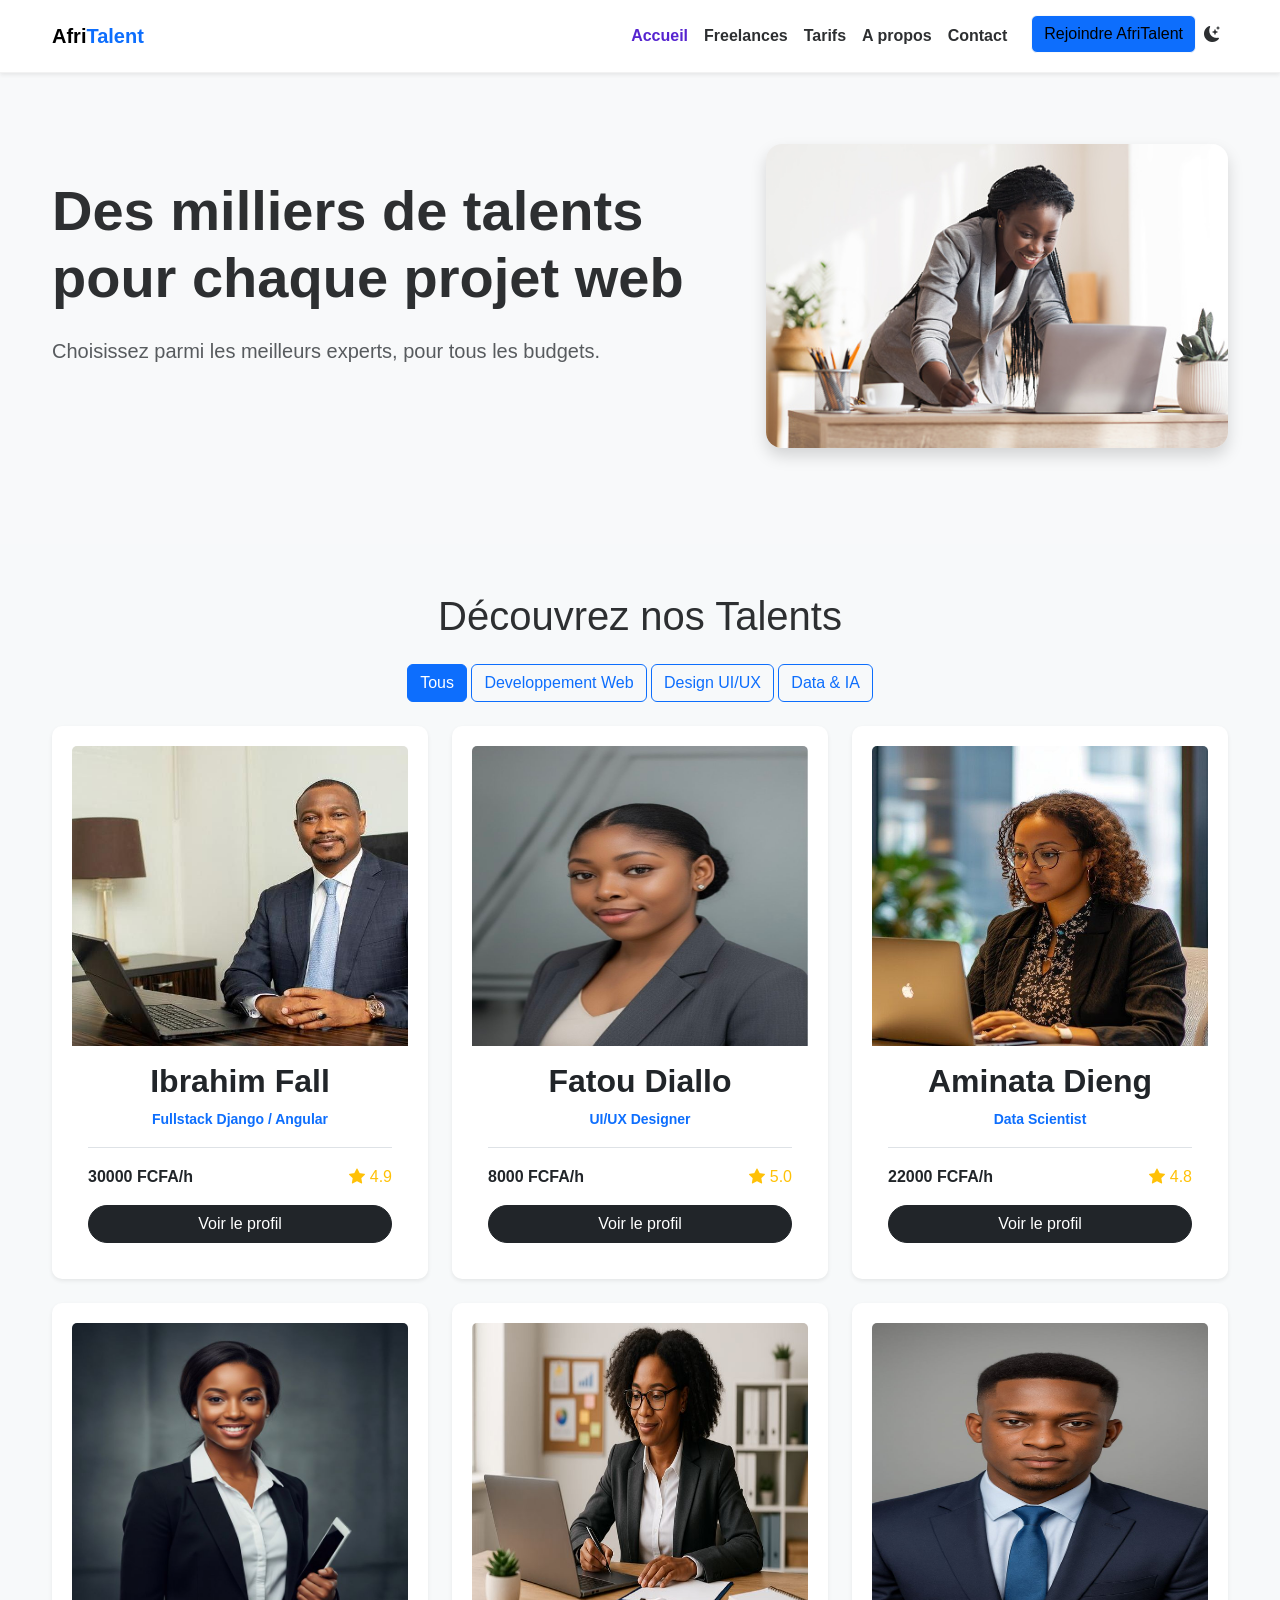
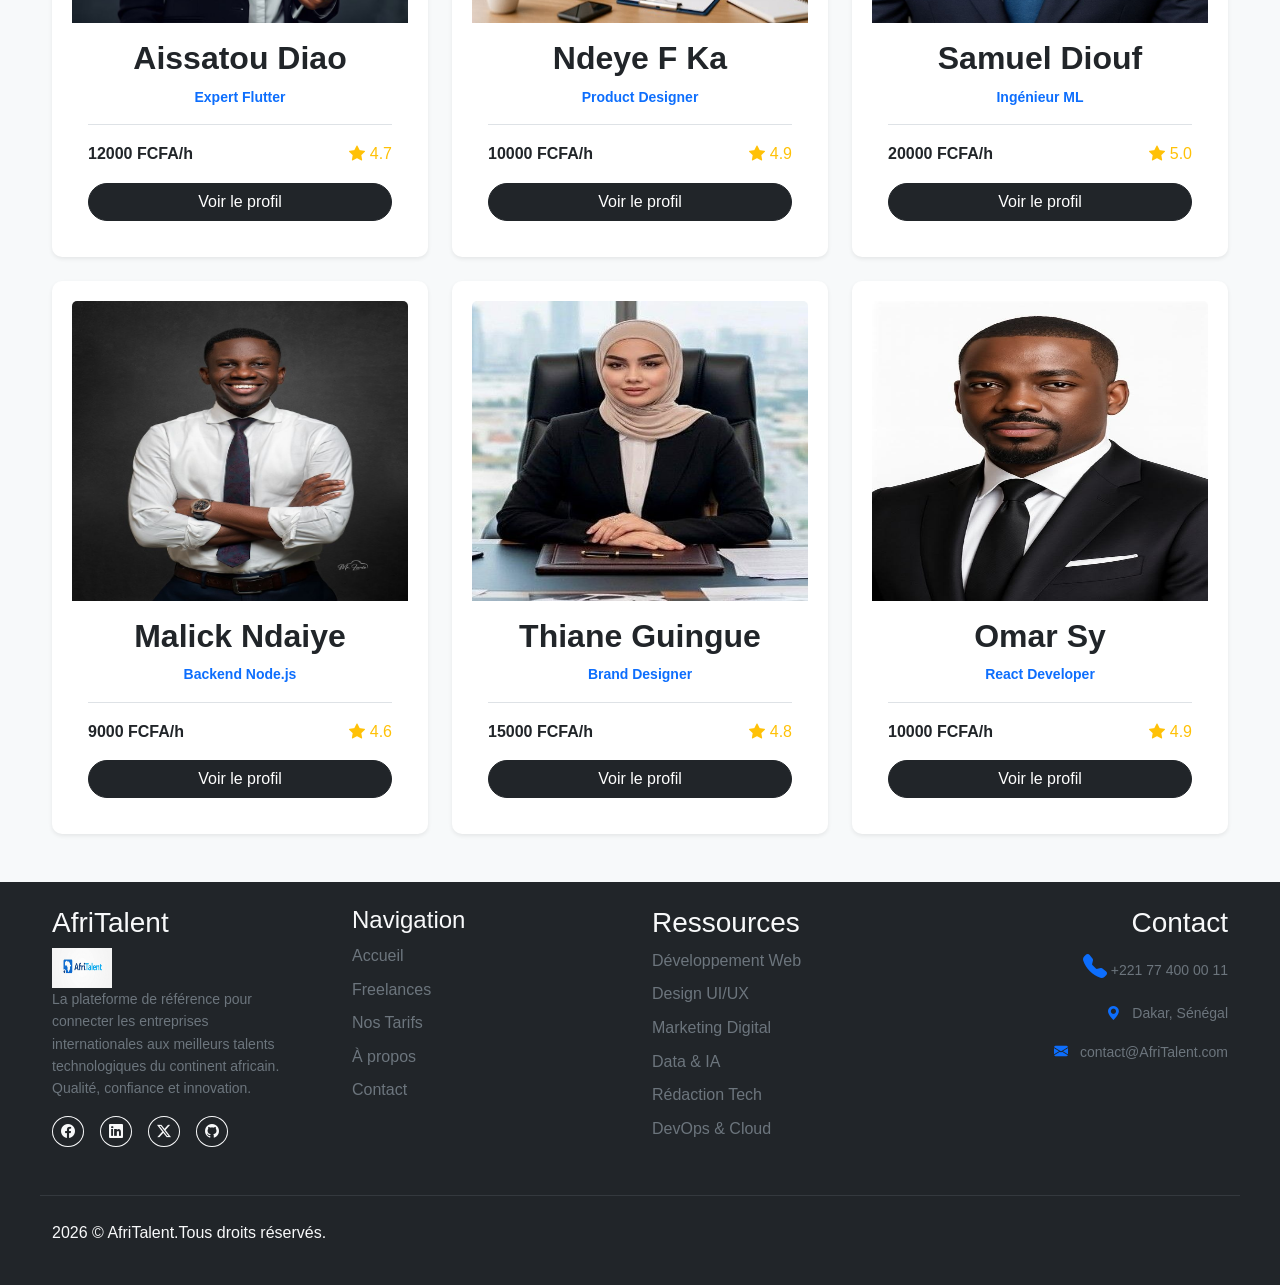
<file: freelances.html>
<!DOCTYPE html>
    <html lang="en">

    <head>
      <meta charset="UTF-8">
      <meta name="viewport" content="width=device-width, initial-scale=1.0">
      <title>Document</title>
      <!-- Bootstrap 5 via CDN : feuille de style -->
      <link href="https://cdn.jsdelivr.net/npm/bootstrap@5.3.0/dist/css/bootstrap.min.css" rel="stylesheet">
      <!-- icons -->
      <link rel="stylesheet" href="https://cdn.jsdelivr.net/npm/bootstrap-icons@1.11.3/font/bootstrap-icons.css">
      <!-- Votre feuille de style personnelle -->
      <link rel="stylesheet" href="css/style.css">
    </head>

    <body>
      <!-- NAVBAR -->
      <nav class="navbar navbar-expand-lg fixed-top   bg-white shadow-sm" id="mainNav">
        <div class="container">
          <a class="navbar-brand fw-bold" href="index.html">Afri<span class="text-primary">Talent</span></a>
          <!-- bouton menu -->
          <button class="navbar-toggler" type="button" data-bs-toggle="collapse" data-bs-target="#navMenu">
            <i class="bi bi-list"></i>
          </button>
          <div class="collapse navbar-collapse" id="navMenu">
            <ul class="navbar-nav ms-auto">
              <li class="nav-item"><a class="nav-link active" href="index.html">Accueil</a></li>
              <li class="nav-item"><a class="nav-link " href="freelances.html">Freelances</a></li>
              <li class="nav-item"><a class="nav-link" href="tarifs.html">Tarifs</a></li>
              <li class="nav-item"><a class="nav-link" href="about.html">A propos</a></li>
              <li class="nav-item"><a class="nav-link" href="contact.html">Contact</a></li>
              <li><a href="#" class="btn btn-light ms-3 bg-primary">Rejoindre AfriTalent</a></li>
              <li><button class="btn btn-link nav-link" id="darkModeToggle"><i class="bi bi-moon-stars-fill"></i></button>
              </li>
            </ul>
            <div>
            </div>
          </div>
        </div>
      </nav>
      <!-- section accueil -->
      <section class="bg-light py-5 mt-5">
        <div class="container py-5">
          <div class="row align-items-center g-5">
            <div class="col-lg-7 reveal">
              <h2 class="fw-bold display-4 mb-4">Des milliers de talents pour chaque projet web</h2>
              <p class="lead text-muted mb-5">Choisissez parmi les meilleurs experts, pour tous les budgets.</p>
            </div>
            <div class="col-lg-5 d-none d-lg-block reveal">
              <div class="position-relative">
                <img src="image/image.png" class="img-fluid rounded-4 shadow" alt="image freelance">

              </div>
            </div>
          </div>
        </div>
      </section>

      <div class="container py-5">
        <h1 class="text-center mb-4">Découvrez nos Talents</h1>
        <!-- barre de filtre -->
        <div class="text-center mb-4">
          <button class="btn btn-outline-primary filter-btn active" data-filter="all">Tous</button>
          <button class="btn btn-outline-primary filter-btn" data-filter="dev">Developpement Web</button>
          <button class="btn btn-outline-primary filter-btn" data-filter="design">Design UI/UX</button>
          <button class="btn btn-outline-primary filter-btn" data-filter="data">Data & IA</button>
        </div>
        <!-- grille profile -->
        <section>
          <div class="row g-4 mb-12" id="freelanceGrid">
            <div class="col-md-6 col-lg-4 freelance-card reveal" data-category="dev">
              <div class="card h-100 border-0 shadow-sm overflow-hidden">
                <img src="image/ibrahima.jpg" height="300" class="card-img-top" alt="Ibrahim Fall">
                <div class="card-body text-center">
                  <h2 class="fw-bold">Ibrahim Fall</h2>
                  <p class="text-primary small fw-bold">Fullstack Django / Angular</p>
                  <div class="d-flex justify-content-between border-top pt-3 mb-3">
                    <span class="fw-bold">30000 FCFA/h</span>
                    <span class="text-warning"><i class="bi bi-star-fill"></i> 4.9</span>
                  </div>
                  <!-- bouton voir profile modal -->
                  <button class="btn btn-dark w-100 rounded-pill" data-bs-toggle="modal" data-bs-target="#profileModal"
                    data-name="Ibrahim Fall" data-job="Fullstack Django / Angular" data-img="images/Ibrahima.png"
                    data-price="30.000 FCFA"
                    data-desc="Expert en développement d'applications web complexes avec Django et Angular.">Voir le profil
                  </button>
                </div>
              </div>
            </div>

            <div class="col-md-6 col-lg-4 freelance-card reveal" data-category="design">
              <div class="card h-100 border-0 shadow-sm overflow-hidden">
                <img src="image/Fatou.jpg" height="300" class="card-img-top" alt="Fatou Diallo">
                <div class="card-body text-center">
                  <h2 class="fw-bold">Fatou Diallo</h2>
                  <p class="text-primary small fw-bold">UI/UX Designer</p>
                  <div class="d-flex justify-content-between border-top pt-3 mb-3">
                    <span class="fw-bold">8000 FCFA/h</span>
                    <span class="text-warning"><i class="bi bi-star-fill"></i> 5.0</span>
                  </div>
                  <!-- bouton voir profile modal -->
                  <button class="btn btn-dark w-100 rounded-pill" data-bs-toggle="modal" data-bs-target="#profileModal"
                    data-name="Fatou Diallo" data-job="UI/UX Designer" data-img="images/fatou.png" data-price="8.000 FCFA"
                    data-desc="Passionnée par la création d'interfaces intuitives et esthétiques.">Voir le profil
                  </button>
                </div>
              </div>
            </div>

            <div class="col-md-6 col-lg-4 freelance-card reveal" data-category="data">
              <div class="card h-100 border-0 shadow-sm overflow-hidden">
                <img src="image/Aminata.jpg" height="300" class="card-img-top" alt="Aminata Dieng">
                <div class="card-body text-center">
                  <h2 class="fw-bold">Aminata Dieng</h2>
                  <p class="text-primary small fw-bold">Data Scientist</p>
                  <div class="d-flex justify-content-between border-top pt-3 mb-3">
                    <span class="fw-bold">22000 FCFA/h</span>
                    <span class="text-warning"><i class="bi bi-star-fill"></i> 4.8</span>
                  </div>
                  <!-- bouton voir profile modal -->
                  <button class="btn btn-dark w-100 rounded-pill" data-bs-toggle="modal" data-bs-target="#profileModal"
                    data-name="Aminata Dieng" data-job="Data Scientist" data-img="images/Aminata.png"
                    data-price="22.000 FCFA" data-desc="Spécialiste en IA et modèles de prédiction de données.">Voir le profil
                  </button>
                </div>
              </div>
            </div>

            <div class="col-md-6 col-lg-4 freelance-card reveal" data-category="dev">
              <div class="card h-100 border-0 shadow-sm overflow-hidden">
                <img src="image/Adja.jpg" height="300" class="card-img-top" alt="Aissatou Diao">
                <div class="card-body text-center">
                  <h2 class="fw-bold">Aissatou Diao</h2>
                  <p class="text-primary small fw-bold">Expert Flutter</p>
                  <div class="d-flex justify-content-between border-top pt-3 mb-3">
                    <span class="fw-bold">12000 FCFA/h</span>
                    <span class="text-warning"><i class="bi bi-star-fill"></i> 4.7</span>
                  </div>
                  <!-- bouton voir profile modal -->
                  <button class="btn btn-dark w-100 rounded-pill" data-bs-toggle="modal" data-bs-target="#profileModal"
                    data-name="Aissatou Diao" data-job="Expert Flutter" data-img="images/Mbayang.png"
                    data-price="12.000 FCFA" data-desc="Développeuse mobile Android & iOS haute performance.">Voir le profil
                  </button>
                </div>
              </div>
            </div>

            <div class="col-md-6 col-lg-4 freelance-card reveal" data-category="design">
              <div class="card h-100 border-0 shadow-sm overflow-hidden">
                <img src="image/ngone.jpg" height="300" class="card-img-top" alt="Ndeye f ka">
                <div class="card-body text-center">
                  <h2 class="fw-bold">Ndeye F Ka</h2>
                  <p class="text-primary small fw-bold">Product Designer</p>
                  <div class="d-flex justify-content-between border-top pt-3 mb-3">
                    <span class="fw-bold">10000 FCFA/h</span>
                    <span class="text-warning"><i class="bi bi-star-fill"></i> 4.9</span>
                  </div>
                  <!-- bouton voir profile modal -->
                  <button class="btn btn-dark w-100 rounded-pill" data-bs-toggle="modal" data-bs-target="#profileModal"
                    data-name="Ndeye F Ka" data-job="Product Designer" data-img="images/Awa.png" data-price="10.000 FCFA"
                    data-desc="Conception de produits digitaux centrés utilisateur.">Voir le profil
                  </button>
                </div>
              </div>
            </div>

            <div class="col-md-6 col-lg-4 freelance-card reveal" data-category="data">
              <div class="card h-100 border-0 shadow-sm overflow-hidden">
                <img src="image/Samuel.jpg" height="300" class="card-img-top" alt="Samuel diouf">
                <div class="card-body text-center">
                  <h2 class="fw-bold">Samuel Diouf</h2>
                  <p class="text-primary small fw-bold">Ingénieur ML</p>
                  <div class="d-flex justify-content-between border-top pt-3 mb-3">
                    <span class="fw-bold">20000 FCFA/h</span>
                    <span class="text-warning"><i class="bi bi-star-fill"></i> 5.0</span>
                  </div>
                  <!-- bouton voir profile modal -->
                  <button class="btn btn-dark w-100 rounded-pill" data-bs-toggle="modal" data-bs-target="#profileModal"
                    data-name="Samuel Diouf" data-job="Ingénieur ML" data-img="images/Samuel.png" data-price="20.000 FCFA"
                    data-desc="Expert en Machine Learning et traitement du langage naturel.">Voir le profil
                  </button>
                </div>
              </div>
            </div>

            <div class="col-md-6 col-lg-4 freelance-card reveal" data-category="dev">
              <div class="card h-100 border-0 shadow-sm overflow-hidden">
                <img src="image/malick.jpg" height="300" class="card-img-top" alt="Malick Ndaiye">
                <div class="card-body text-center">
                  <h2 class="fw-bold">Malick Ndaiye</h2>
                  <p class="text-primary small fw-bold">Backend Node.js</p>
                  <div class="d-flex justify-content-between border-top pt-3 mb-3">
                    <span class="fw-bold">9000 FCFA/h</span>
                    <span class="text-warning"><i class="bi bi-star-fill"></i> 4.6</span>
                  </div>
                  <!-- bouton voir profile modal -->
                  <button class="btn btn-dark w-100 rounded-pill" data-bs-toggle="modal" data-bs-target="#profileModal"
                    data-name="Malick Ndaiye" data-job="Backend Node.js" data-img="images/Malick.png"
                    data-price="9.000 FCFA" data-desc="Spécialiste en architectures serveurs robustes et API REST.">Voir le profil
                  </button>
                </div>
              </div>
            </div>
           
            <div class="col-md-6 col-lg-4 freelance-card reveal" data-category="design">
              <div class="card h-100 border-0 shadow-sm overflow-hidden">
                <img src="image/zainab.jpg" height="300" class="card-img-top" alt="Thiane Guingue">
                <div class="card-body text-center">
                  <h2 class="fw-bold">Thiane Guingue</h2>
                  <p class="text-primary small fw-bold">Brand Designer</p>
                  <div class="d-flex justify-content-between border-top pt-3 mb-3">
                    <span class="fw-bold">15000 FCFA/h</span>
                    <span class="text-warning"><i class="bi bi-star-fill"></i> 4.8</span>
                  </div>
                  <!-- bouton voir profile modal -->
                  <button class="btn btn-dark w-100 rounded-pill" data-bs-toggle="modal" data-bs-target="#profileModal"
                    data-name="Thiane Guingue" data-job="Brand Designer" data-img="images/Zeinab.png"
                    data-price="15.000 FCFA" data-desc="Experte en identité visuelle et branding stratégique.">Voir le profil
                  </button>
                </div>
              </div>
            </div>

            <div class="col-md-6 col-lg-4 freelance-card reveal" data-category="dev">
              <div class="card h-100 border-0 shadow-sm overflow-hidden">
                <img src="image/omarsy.jpg" height="300" class="card-img-top" alt="Omar Sy">
                <div class="card-body text-center">
                  <h2 class="fw-bold">Omar Sy</h2>
                  <p class="text-primary small fw-bold">React Developer</p>
                  <div class="d-flex justify-content-between border-top pt-3 mb-3">
                    <span class="fw-bold">10000 FCFA/h</span>
                    <span class="text-warning"><i class="bi bi-star-fill"></i> 4.9</span>
                  </div>
                  <!-- bouton voir profile modal -->
                  <button class="btn btn-dark w-100 rounded-pill" data-bs-toggle="modal" data-bs-target="#profileModal"
                    data-name="Omar Sy" data-job="React Developer" data-img="images/Omar.png" data-price="10.000 FCFA"
                    data-desc="Spécialiste Front-end avec une maîtrise de React et Tailwind.">Voir le profil
                  </button>
                </div>
              </div>
            </div>
          </div>
        </section>
      </div>
      <!-- footer -->
      <footer class="bg-dark text-light py-4">
        <div class="container">
          <div class="row">
            <div class="col col-lg-3">
              <h3>AfriTalent</h3>
              <img src="image/logo.jpeg" alt="" width="60" height="40">
              <p class="text-secondary small pe-lg-5">
                La plateforme de référence pour connecter les entreprises internationales aux meilleurs talents
                technologiques du continent africain. Qualité, confiance et innovation.
              </p>
              <div class="d-flex gap-3 mt-3 mb-4">
                <a href="#" class="btn btn-outline-light btn-sm rounded-circle"><i class="bi bi-facebook"></i></a>
                <a href="#" class="btn btn-outline-light btn-sm rounded-circle"><i class="bi bi-linkedin"></i></a>
                <a href="#" class="btn btn-outline-light btn-sm rounded-circle"><i class="bi bi-twitter-x"></i></a>
                <a href="#" class="btn btn-outline-light btn-sm rounded-circle"><i class="bi bi-github"></i></a>
              </div>
            </div>
            <div class="col">
              <h4>Navigation</h4>
              <ul class="list-unstyled footer-links">
                <li class="mb-2"><a href="index.html" class="text-secondary text-decoration-none">Accueil</a></li>
                <li class="mb-2"><a href="freelances.html" class="text-secondary text-decoration-none">Freelances</a></li>
                <li class="mb-2"><a href="tarifs.html" class="text-secondary text-decoration-none">Nos Tarifs</a></li>
                <li class="mb-2"><a href="about.html" class="text-secondary text-decoration-none">À propos</a></li>
                <li class="mb-2"><a href="contact.html" class="text-secondary text-decoration-none">Contact</a></li>
              </ul>

            </div>
            <div class="col">
              <h3>Ressources</h3>
              <ul class="list-unstyled footer-links">
                <li class="mb-2"><a href="#" class="text-secondary text-decoration-none">Développement Web</a></li>
                <li class="mb-2"><a href="#" class="text-secondary text-decoration-none">Design UI/UX</a></li>
                <li class="mb-2"><a href="#" class="text-secondary text-decoration-none">Marketing Digital</a></li>
                <li class="mb-2"><a href="#" class="text-secondary text-decoration-none">Data & IA</a></li>
                <li class="mb-2"><a href="#" class="text-secondary text-decoration-none">Rédaction Tech</a></li>
                <li class="mb-2"><a href="#" class="text-secondary text-decoration-none">DevOps & Cloud</a></li>
              </ul>
            </div>
            <div class="col col-lg-3 text-lg-end">
              <h3>Contact</h3>
              <p class="text-secondary small"><i class="bi bi-telephone-fill text-primary fs-4"></i> +221 77 400 00 11</p>
              <p class="text-secondary small "><i class="bi bi-geo-alt-fill text-primary me-2"></i> Dakar, Sénégal</p>
              <p class="text-secondary small "><i class="bi bi-envelope-fill text-primary me-2"></i> contact@AfriTalent.com
              </p>
            </div>
            <hr class="my-4 border-secondary">
            <div>
              <p>2026 &copy; AfriTalent.Tous droits réservés.</p>
            </div>
          </div>
          <!-- bouton de scrolle -->
        </div>
              <button id="backToTop" class="btn btn-primary rounded-circle shadow">
                <i class="bi bi-arrow-up"></i>
              </button>
      </footer>
     <!-- modal -->
      <div class="modal fade" id="profileModal" tabindex="-1">
        <div class="modal-dialog">
          <div class="modal-content">

            <div class="modal-header">
              <h4 id="modalName" class="modal-title text-primary fw-bold">Nom</h4>
              <button type="button" class="btn-close" data-bs-dismiss="modal"></button>
            </div>

            <div class="modal-body text-center">
              <p id="modalJob" class="text-primary fw-bold"></p>
              <p id="modalDesc" class="text-dark fw-bold"></p>
              <p id="modalPrice" class="text-primary fw-bold"></p>
            </div>

          </div>
        </div>
      </div>
      <script src="https://cdn.jsdelivr.net/npm/bootstrap@5.3.0/dist/js/bootstrap.bundle.min.js"></script>
      <!-- Votre script JavaScript -->
      <script src="js/main.js"></script>
    </body>

    </html>
</file>
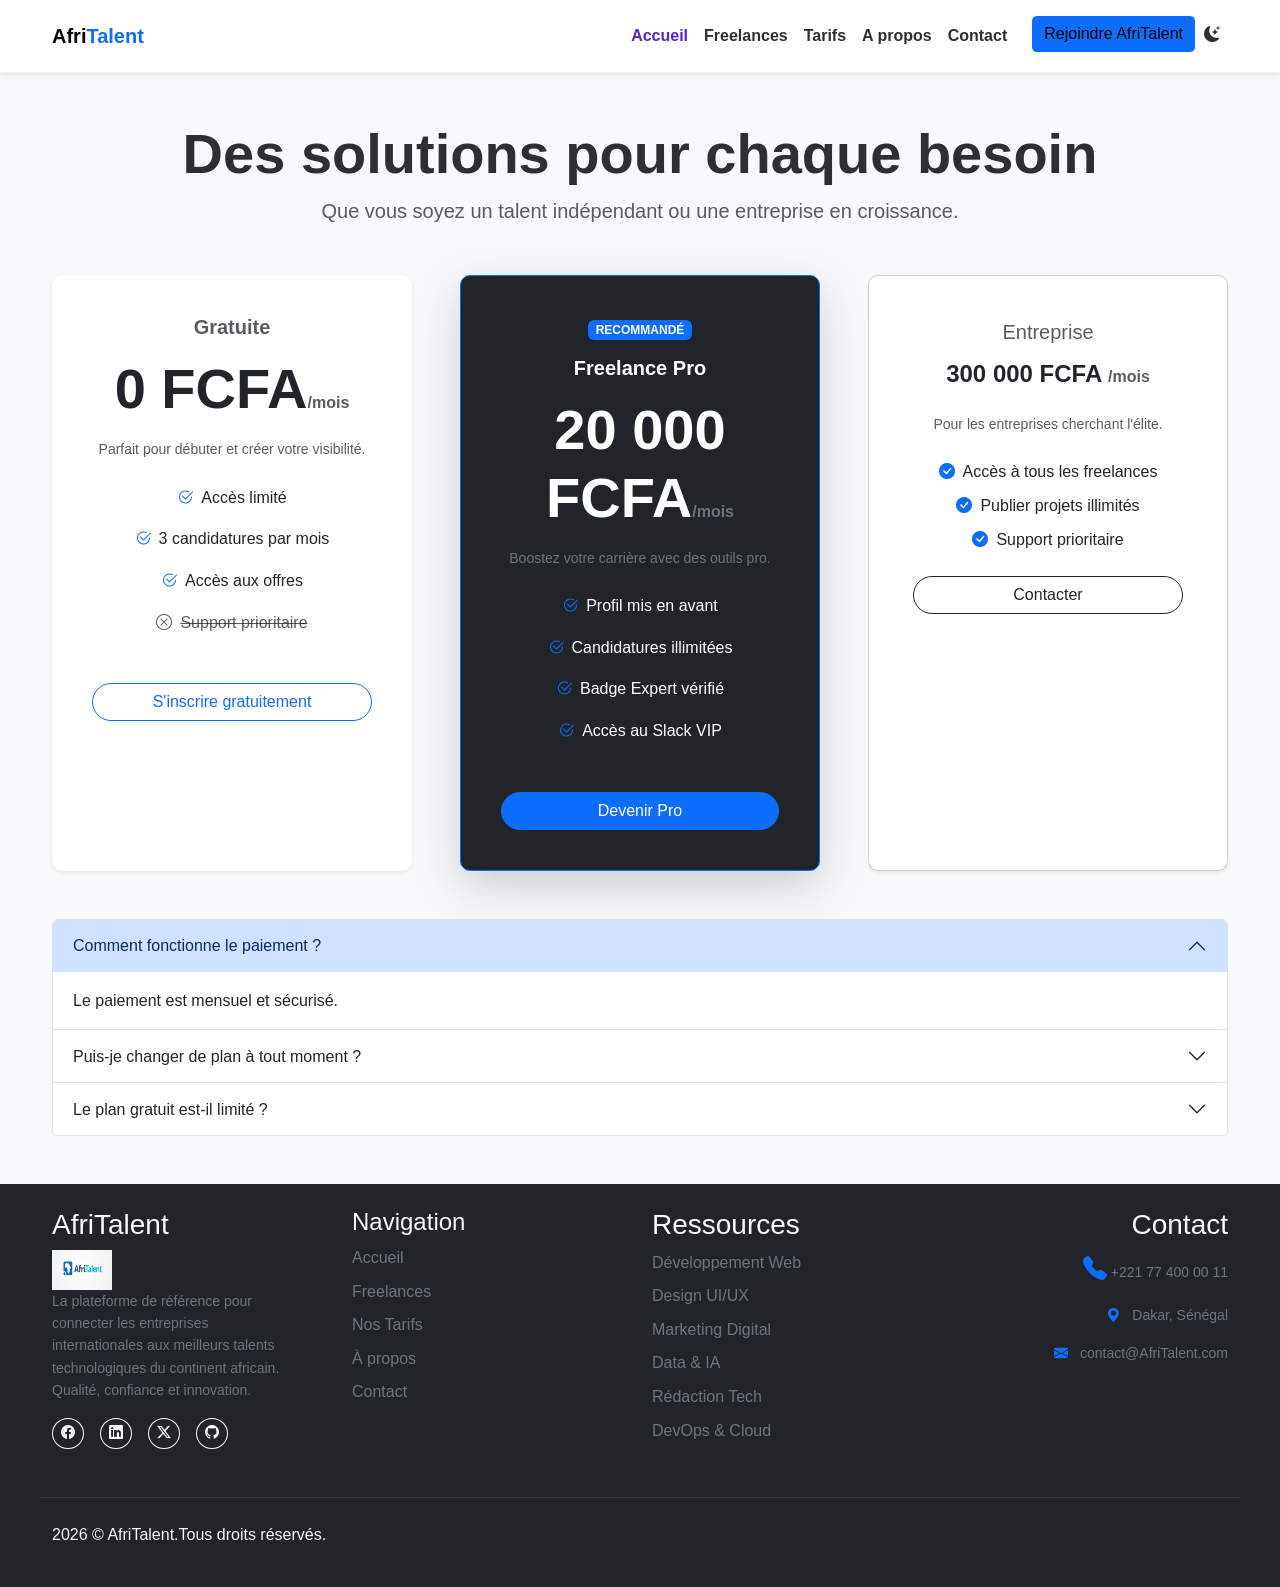
<file: tarifs.html>
<!DOCTYPE html>
<html lang="fr">

<head>
    <meta charset="UTF-8">
    <meta name="viewport" content="width=device-width, initial-scale=1.0">
    <title>Tarifs - AfriTalent</title>

    <!-- Bootstrap -->
    <link href="https://cdn.jsdelivr.net/npm/bootstrap@5.3.0/dist/css/bootstrap.min.css" rel="stylesheet">
    <link rel="stylesheet" href="https://cdn.jsdelivr.net/npm/bootstrap-icons@1.11.3/font/bootstrap-icons.css">

    <!-- CSS perso -->
    <link rel="stylesheet" href="css/style.css">
</head>

<body>
    <!-- NAVBAR -->
    <nav class="navbar navbar-expand-lg fixed-top   bg-white shadow-sm" id="mainNav">
        <div class="container">
            <a class="navbar-brand fw-bold" href="index.html">Afri<span class="text-primary">Talent</span></a>
            <!-- bouton menu -->
            <button class="navbar-toggler" type="button" data-bs-toggle="collapse" data-bs-target="#navMenu">
                <i class="bi bi-list"></i>
            </button>
            <div class="collapse navbar-collapse" id="navMenu">
                <ul class="navbar-nav ms-auto">
                    <li class="nav-item"><a class="nav-link active" href="index.html">Accueil</a></li>
                    <li class="nav-item"><a class="nav-link " href="freelances.html">Freelances</a></li>
                    <li class="nav-item"><a class="nav-link" href="tarifs.html">Tarifs</a></li>
                    <li class="nav-item"><a class="nav-link" href="about.html">A propos</a></li>
                    <li class="nav-item"><a class="nav-link" href="contact.html">Contact</a></li>
                    <li><a href="#" class="btn btn-light ms-3 bg-primary">Rejoindre AfriTalent</a></li>
                    <li><button class="btn btn-link nav-link" id="darkModeToggle"><i
                                class="bi bi-moon-stars-fill"></i></button></li>
                </ul>
                <div>
                </div>
            </div>
        </div>
    </nav>

    <!-- PLANS -->
    <section class="container pt-5 mt-4">
        <header class="text-center mb-5 mt-5">
            <h1 class="fw-bold display-4">Des solutions pour chaque besoin</h1>
            <p class="text-muted lead">Que vous soyez un talent indépendant ou une entreprise en croissance.</p>
        </header>

        <div class="row text-center g-5 align-items-stretch">

            <!-- GRATUIT -->
            <div class="col-lg-4">
                <div class="card h-100 border-0 shadow-sm p-4">
                    <div class="card-body">
                        <h1 class="h5 fw-bold text-muted">Gratuite</h1>
                        <h2 class="display-4 fw-bold my-3">0 FCFA<span class="fs-6 text-muted">/mois</span></h2>
                        <p class="small text-muted mb-4">Parfait pour débuter et créer votre visibilité.</p>
                        <ul class="list-unstyled mb-5">
                            <li class="mb-3"><i class="bi bi-check2-circle text-primary me-2"></i>Accès limité</li>
                            <li class="mb-3"><i class="bi bi-check2-circle text-primary me-2"></i>3 candidatures par
                                mois</li>
                            <li class="mb-3"><i class="bi bi-check2-circle text-primary me-2"></i>Accès aux offres</li>
                            <li class="mb-3 text-muted text-decoration-line-through">
                                <i class="bi bi-x-circle me-2"></i>Support prioritaire
                            </li>
                        </ul>

                        <a href="contact.html" class="btn btn-outline-primary w-100 rounded-pill">S'inscrire
                            gratuitement</a>
                    </div>
                </div>
            </div>

            <!-- PRO -->
            <div class="col-lg-4">
                <div class="card h-100 border-primary shadow-lg p-4 bg-dark text-white">
                    <div class="card-body">
                        <span class="badge bg-primary mb-3">RECOMMANDÉ</span>
                        <h1 class="h5 fw-bold">Freelance Pro</h1>
                        <h2 class="display-4 fw-bold my-3">20 000 FCFA<span class="fs-6 text-secondary">/mois</span>
                        </h2>
                        <p class="small text-secondary mb-4">Boostez votre carrière avec des outils pro.</p>

                        <ul class="list-unstyled mb-5">
                            <li class="mb-3"><i class="bi bi-check2-circle text-primary me-2"></i>Profil mis en avant
                            </li>
                            <li class="mb-3"><i class="bi bi-check2-circle text-primary me-2"></i>Candidatures
                                illimitées</li>
                            <li class="mb-3"><i class="bi bi-check2-circle text-primary me-2"></i>Badge Expert vérifié
                            </li>
                            <li class="mb-3"><i class="bi bi-check2-circle text-primary me-2"></i>Accès au Slack VIP
                            </li>
                        </ul>

                        <a href="contact.html" class="btn btn-primary w-100 rounded-pill">Devenir Pro</a>
                    </div>
                </div>
            </div>

            <!-- ENTREPRISE -->
            <div class="col-lg-4">
                <div class="card h-100 shadow-sm border-1">
                    <div class="card-body p-4">
                        <h3 class="h5 mb-3 text-muted">Entreprise</h3>
                        <h4 class="fw-bold mb-4">300 000 FCFA <span class="fs-6 text-muted">/mois</span></h4>
                        <p class="small text-muted mb-4">Pour les entreprises cherchant l'élite.</p>
                        <ul class="list-unstyled mt-3 mb-4">
                            <li class="mb-2"><i class="bi bi-check-circle-fill text-primary me-2"></i>Accès à tous les
                                freelances</li>
                            <li class="mb-2"><i class="bi bi-check-circle-fill text-primary me-2"></i>Publier projets
                                illimités</li>
                            <li class="mb-2"><i class="bi bi-check-circle-fill text-primary me-2"></i>Support
                                prioritaire</li>
                        </ul>

                        <a href="contact.html" class="btn btn-outline-dark w-100 rounded-pill">Contacter</a>
                    </div>
                </div>
            </div>

        </div>
    </section>

    <!-- FAQ -->
    <section class="container pt-5 pb-5">
        <div class="accordion" id="accordionExample">

            <div class="accordion-item">
                <h2 class="accordion-header">
                    <button class="accordion-button" data-bs-toggle="collapse" data-bs-target="#collapseOne">
                        Comment fonctionne le paiement ?
                    </button>
                </h2>
                <div id="collapseOne" class="accordion-collapse collapse show" data-bs-parent="#accordionExample">
                    <div class="accordion-body">Le paiement est mensuel et sécurisé.</div>
                </div>
            </div>

            <div class="accordion-item">
                <h2 class="accordion-header">
                    <button class="accordion-button collapsed" data-bs-toggle="collapse" data-bs-target="#collapseTwo">
                        Puis-je changer de plan à tout moment ?
                    </button>
                </h2>
                <div id="collapseTwo" class="accordion-collapse collapse" data-bs-parent="#accordionExample">
                    <div class="accordion-body">Oui, vous pouvez changer votre abonnement à tout moment.</div>
                </div>
            </div>

            <div class="accordion-item">
                <h2 class="accordion-header">
                    <button class="accordion-button collapsed" data-bs-toggle="collapse"
                        data-bs-target="#collapseThree">
                        Le plan gratuit est-il limité ?
                    </button>
                </h2>
                <div id="collapseThree" class="accordion-collapse collapse" data-bs-parent="#accordionExample">
                    <div class="accordion-body">Oui, le plan gratuit est limité.</div>
                </div>
            </div>

        </div>
    </section>

    <!-- footer -->
    <footer class="bg-dark text-light py-4">
        <div class="container">
            <div class="row">
                <div class="col col-lg-3">
                    <h3>AfriTalent</h3>
                    <img src="image/logo.jpeg" alt="" width="60" height="40">
                    <p class="text-secondary small pe-lg-5">
                        La plateforme de référence pour connecter les entreprises internationales aux meilleurs talents
                        technologiques du continent africain. Qualité, confiance et innovation.
                    </p>
                    <div class="d-flex gap-3 mt-3 mb-4">
                        <a href="#" class="btn btn-outline-light btn-sm rounded-circle"><i
                                class="bi bi-facebook"></i></a>
                        <a href="#" class="btn btn-outline-light btn-sm rounded-circle"><i
                                class="bi bi-linkedin"></i></a>
                        <a href="#" class="btn btn-outline-light btn-sm rounded-circle"><i
                                class="bi bi-twitter-x"></i></a>
                        <a href="#" class="btn btn-outline-light btn-sm rounded-circle"><i class="bi bi-github"></i></a>
                    </div>
                </div>
                <div class="col">
                    <h4>Navigation</h4>
                    <ul class="list-unstyled footer-links">
                        <li class="mb-2"><a href="index.html" class="text-secondary text-decoration-none">Accueil</a>
                        </li>
                        <li class="mb-2"><a href="freelances.html"
                                class="text-secondary text-decoration-none">Freelances</a></li>
                        <li class="mb-2"><a href="tarifs.html" class="text-secondary text-decoration-none">Nos
                                Tarifs</a></li>
                        <li class="mb-2"><a href="about.html" class="text-secondary text-decoration-none">À propos</a>
                        </li>
                        <li class="mb-2"><a href="contact.html" class="text-secondary text-decoration-none">Contact</a>
                        </li>
                    </ul>

                </div>
                <div class="col">
                    <h3>Ressources</h3>
                    <ul class="list-unstyled footer-links">
                        <li class="mb-2"><a href="#" class="text-secondary text-decoration-none">Développement Web</a>
                        </li>
                        <li class="mb-2"><a href="#" class="text-secondary text-decoration-none">Design UI/UX</a></li>
                        <li class="mb-2"><a href="#" class="text-secondary text-decoration-none">Marketing Digital</a>
                        </li>
                        <li class="mb-2"><a href="#" class="text-secondary text-decoration-none">Data & IA</a></li>
                        <li class="mb-2"><a href="#" class="text-secondary text-decoration-none">Rédaction Tech</a></li>
                        <li class="mb-2"><a href="#" class="text-secondary text-decoration-none">DevOps & Cloud</a></li>
                    </ul>
                </div>
                <div class="col col-lg-3 text-lg-end">
                    <h3>Contact</h3>
                    <p class="text-secondary small"><i class="bi bi-telephone-fill text-primary fs-4"></i> +221 77 400
                        00 11</p>
                    <p class="text-secondary small "><i class="bi bi-geo-alt-fill text-primary me-2"></i> Dakar, Sénégal
                    </p>
                    <p class="text-secondary small "><i class="bi bi-envelope-fill text-primary me-2"></i>
                        contact@AfriTalent.com
                    </p>
                </div>
                <hr class="my-4 border-secondary">
                <div>
                    <p>2026 &copy; AfriTalent.Tous droits réservés.</p>
                </div>
            </div>
            <!-- bouton de scrolle -->
        </div>
        <button id="backToTop" class="btn btn-primary rounded-circle shadow">
            <i class="bi bi-arrow-up"></i>
        </button>
    </footer>

    <!-- Le contenu de la page sera ajoute ici  -->
    <!-- Bootstrap 5 via CDN : script JavaScript -->
    <script src="https://cdn.jsdelivr.net/npm/bootstrap@5.3.0/dist/js/bootstrap.bundle.min.js"></script>
    <!-- Votre script JavaScript -->
    <script src="js/main.js"></script>
</body>

</html>
</file>
<file: css/style.css>
/* ==========================================================================
   VARIABLES & CONFIGURATION (Min. 6 variables)
   ========================================================================== */

:root {
    --primary: #5624d0;
    --accent: #cef53d;
    --dark-bg: #1c1d1f;
    --light-bg: #f7f9fa;
    --white: #ffffff;
    --text-main: #2d2f31;
    --transition-smooth: all 0.4s cubic-bezier(0.165, 0.84, 0.44, 1);
}

@import url('https://fonts.googleapis.com/css2?family=Poppins:wght@300;400;600&display=swap');
@import url('https://fonts.googleapis.com/css2?family=Roboto:wght@300;400;700&display=swap');

body {
    font-family: 'Roboto', sans-serif;
    background-color: var(--light-bg);
    color: var(--text-main);
    line-height: 1.6;
    margin: 0;
    overflow-x: hidden;
}

.img {
    box-shadow: #6f7376;
    width: 70%;
    height: 20%;
    border-radius: 5%;

}

html,
body {
    overflow-x: hidden;
}

/* ==========================================================================
   DARK MODE (Toggle)
   ========================================================================== */
body.dark-mode {
    background-color: #0b0b0b;
    color: var(--white);
}

body.dark-mode .navbar,
body.dark-mode .bento-item,
body.dark-mode .card,
body.dark-mode .accordion-item {
    background-color: #1a1a1a;
    border-color: #333;
    color: var(--white);
}

/* Navbar en dark mode */
body.dark-mode .navbar {
    background-color: #121212 !important;
}

/* Liens normaux (PAS les boutons) */
body.dark-mode .navbar .nav-link:not(.btn) {
    color: #fff !important;
}

/* Bouton principal */
body.dark-mode .btn-primary {
    background-color: #0d6efd !important;
    border-color: #0d6efd !important;
    color: #fff !important;
}

/* Bouton toggle (lune/soleil) */
body.dark-mode #darkModeToggle {
    color: #fff !important;
}

body.dark-mode .bg-light {
    background-color: #121212 !important;
}

body.dark-mode .text-muted {
    color: #aaa !important;
}

body.dark-mode .nav-link {
    color: var(--white) !important;
}

/* ==============================================================
La navbar qui change de style au scroll (fond, ombre, effet shrink)
=================================================================
*/
/* Navbar normale */
#mainNav {
    transition: all 0.3s ease;
    padding: 15px 0;
}

/* Navbar quand on scroll */
#mainNav.scrolled {
    background-color: #b2b3b3 !important;
    padding: 8px 0;
    box-shadow: 0 4px 20px rgba(0, 0, 0, 0.1);
}

/* Texte en mode scroll */
#mainNav.scrolled .nav-link {
    color: #000 !important;
}

/* Logo shrink */
#mainNav.scrolled .navbar-brand {
    font-size: 1.3rem;
}

body.dark-mode #mainNav.scrolled {
    background-color: #121212 !important;
    box-shadow: 0 4px 20px rgba(0, 0, 0, 0.6);
}

body.dark-mode #mainNav.scrolled .nav-link:not(.btn) {
    color: #fff !important;
}

#mainNav {
    background-color: gray;
}

/* ==========================================================================
   ANIMATIONS & ACCESSIBILITÉ
   ========================================================================== */
/* État initial (caché) */
.fade-in {
    opacity: 1;
    transform: translateY(60px);
    transition: all 0.8s ease;
}

/* Quand visible */
.fade-in.show {
    opacity: 1;
    transform: translateY(0);
}

/*=========================================================
 validation
 ========================================================== */
.error {
    color: red;
    font-size: 0.9em;
}

.success {
    color: green;
    font-size: 1.1em;
}

/*===================================================
  section 
  ====================================================*/
h1,
h2,
h3 {
    font-family: 'Poppins', sans-serif;
}

p {
    font-size: 16px;

}

html {
    scroll-behavior: smooth;
}

.container {
    width: 100%;
    max-width: 1200px;
    margin: auto;
}

.section-padding {
    padding: 100px 0;
}

.section {
    position: relative;
}

.hero-section {
    align-items: center;

}

/* ==========================================================================
   NAVBAR DYNAMIQUE
   ========================================================================== */
.navbar {
    background-color: var(--white);
    border-bottom: 1px solid rgba(0, 0, 0, 0.05);
    padding: 20px 0;
    transition: var(--transition-smooth);
}

.navbar.scrolled {
    padding: 10px 0;
    background-color: rgba(255, 255, 255, 0.95);
    backdrop-filter: blur(10px);
    box-shadow: 0 10px 30px rgba(0, 0, 0, 0.05);
}

.nav-link {
    font-weight: 600;
    color: var(--text-main) !important;
}

.nav-link.active,
.nav-link:hover {
    color: var(--primary) !important;
}

.navbar {
    padding: 1rem;
    transition: all 0.3s ease;
}



/* ==========================================================================
   BENTO GRID (Design 2026)
   ========================================================================== */
.bento-grid {
    justify-content: center;
    align-items: center;
    display: grid;
    grid-template-columns: repeat(3, 1fr);
    gap: 24px;
    position: relative;
    overflow: hidden;
    padding: 50px;
    /* align-items: center; */
    /* padding: 100px;
    width: 20px; */
}

.bento-item {
    background: var(--white);
    padding: 50px;
    border-radius: 24px;
    border: 1px solid rgba(0, 0, 0, 0.05);
    transition: var(--transition-smooth);
    position: relative;
    overflow: hidden;
}

.bento-item:hover {
    transform: translateY(-10px);
    box-shadow: 0 20px 40px rgba(0, 0, 0, 0.08);
}

/* ==========================================================================
   CARDS & HOVER EFFECTS
   ========================================================================== */

.card {
    background: white;
    padding: 20px;
    border-radius: 10px;
    transition: all 0.3s ease;
    box-shadow: 0 2px 5px rgba(0, 0, 0, 0.1);
}

.card:hover {
    transform: translateY(-10px) scale(1.03);
    box-shadow: 0 10px 20px rgba(0, 0, 0, 0.2);
}

.carousel-item {
    text-align: center;
    padding: 40px;

}

.carousel-item img {
    width: 150px;
    height: 150px;
}

/*===========================================================
 Responsive 
 ============================================================*/
@media(min-width:768px) {
    .carousel-item img {
        width: 250px;
        height: 250px;
    }
}

@media(max-width:375px) {
    body {
        font-size: 14px;
    }

    .hero {
        flex-direction: column;
    }

    .navbar {
        flex-direction: column;
    }

    .card {
        margin-bottom: 15px;

        #ggg {
            font-size: 14px;
        }
    }
}

@media(max-width:768px) {
    .hero {
        flex-direction: column;
    }

    .bento-grid {
        display: grid;
        grid-template-columns: 1fr 1fr;
        gap: 20px;
    }
}

@media(min-width:1200px) {
    .bento-grid {
        grid-template-columns: repeat(3, 1fr);
    }
}


.CTA {
    display: flex;
    flex-direction: column;
    align-items: center;
    justify-content: center;
    padding: 40px;
    text-align: center;
    color: white;
    background: linear-gradient(to right, #4d4d4e, #e4e4e7);
}
</file>
